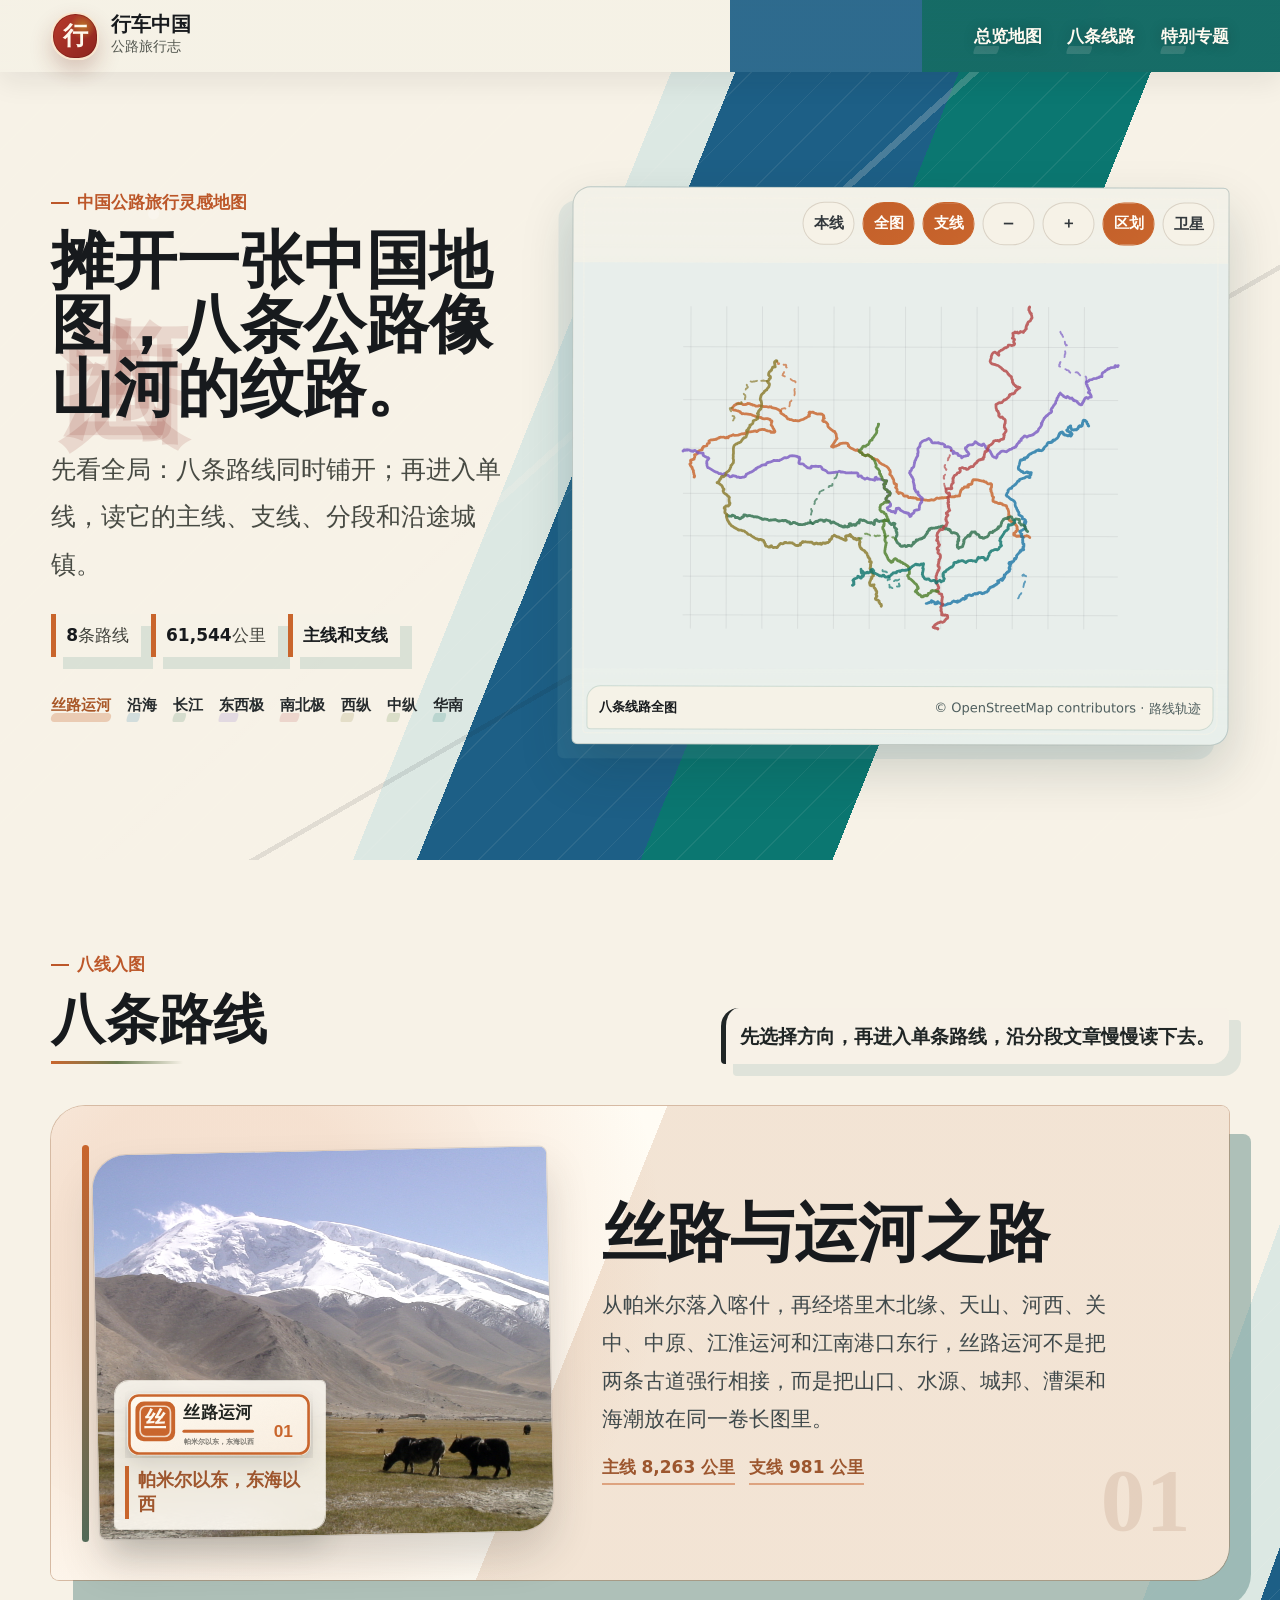
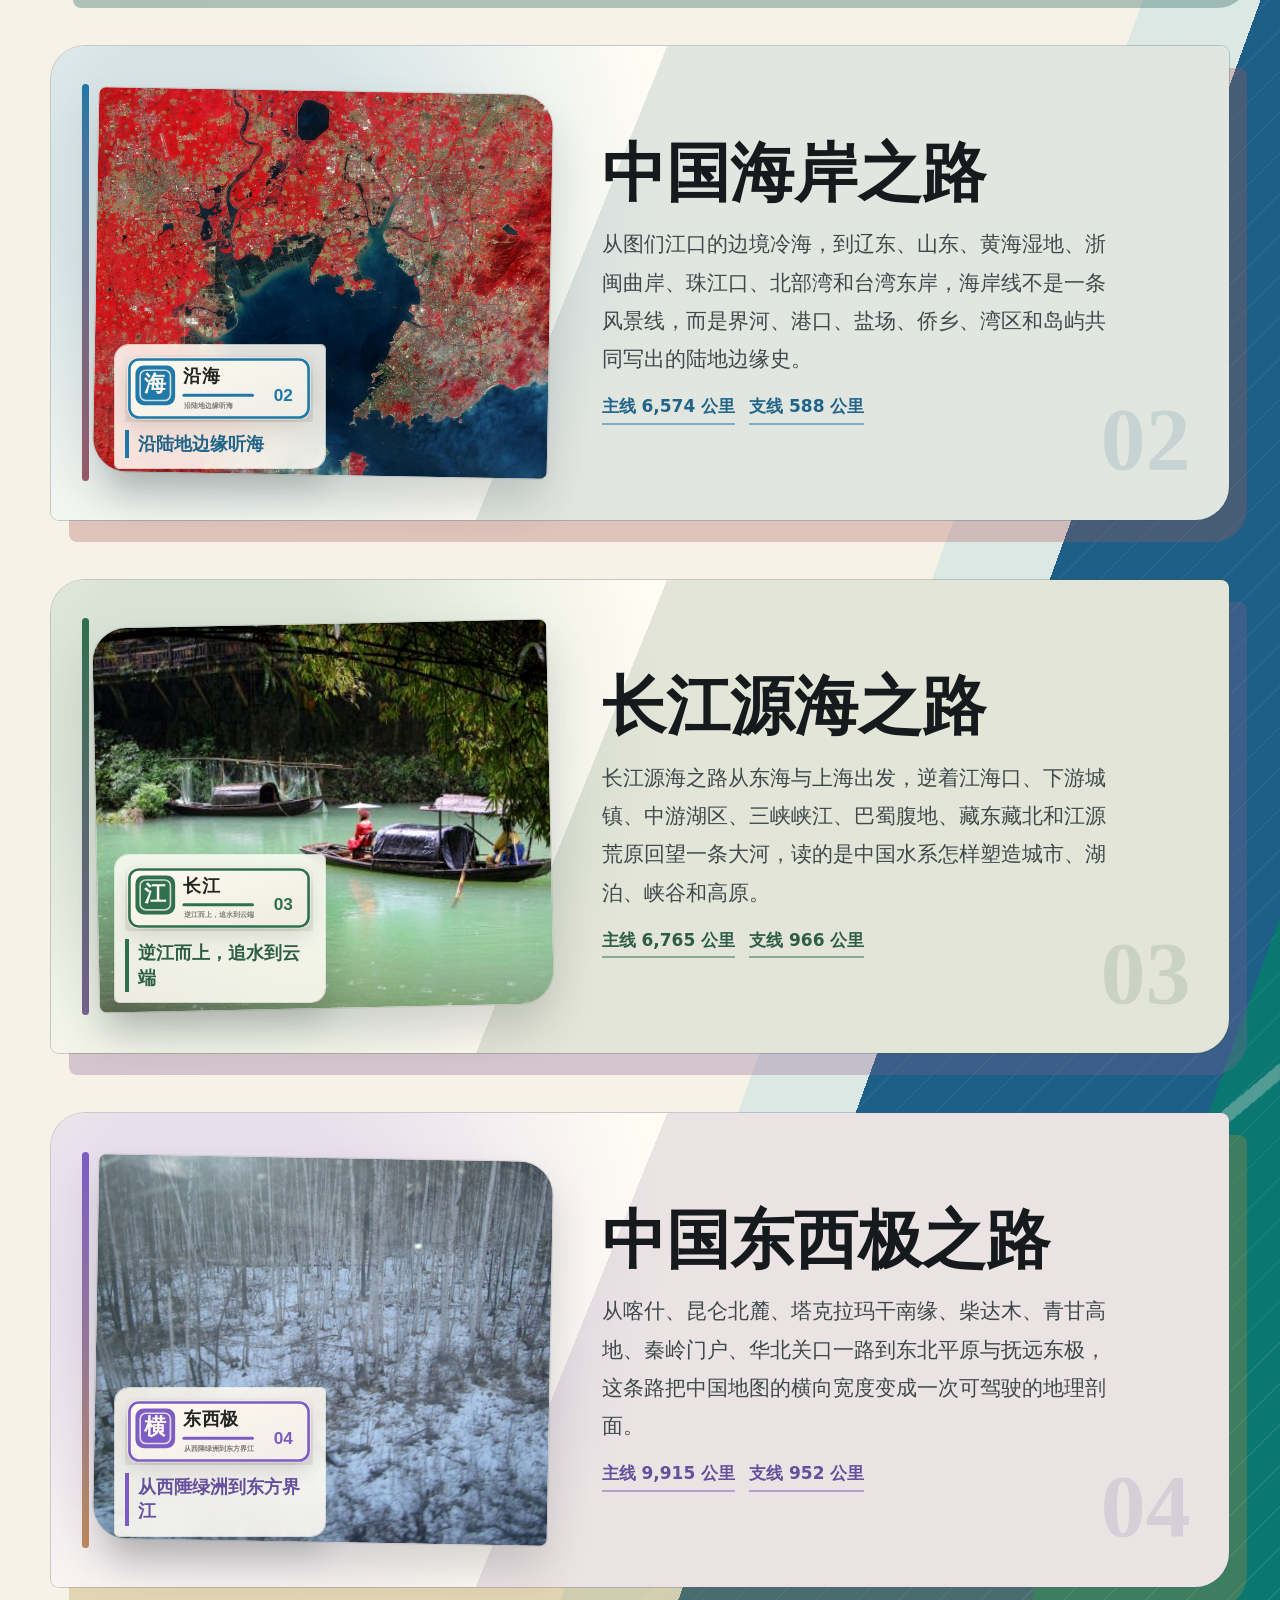
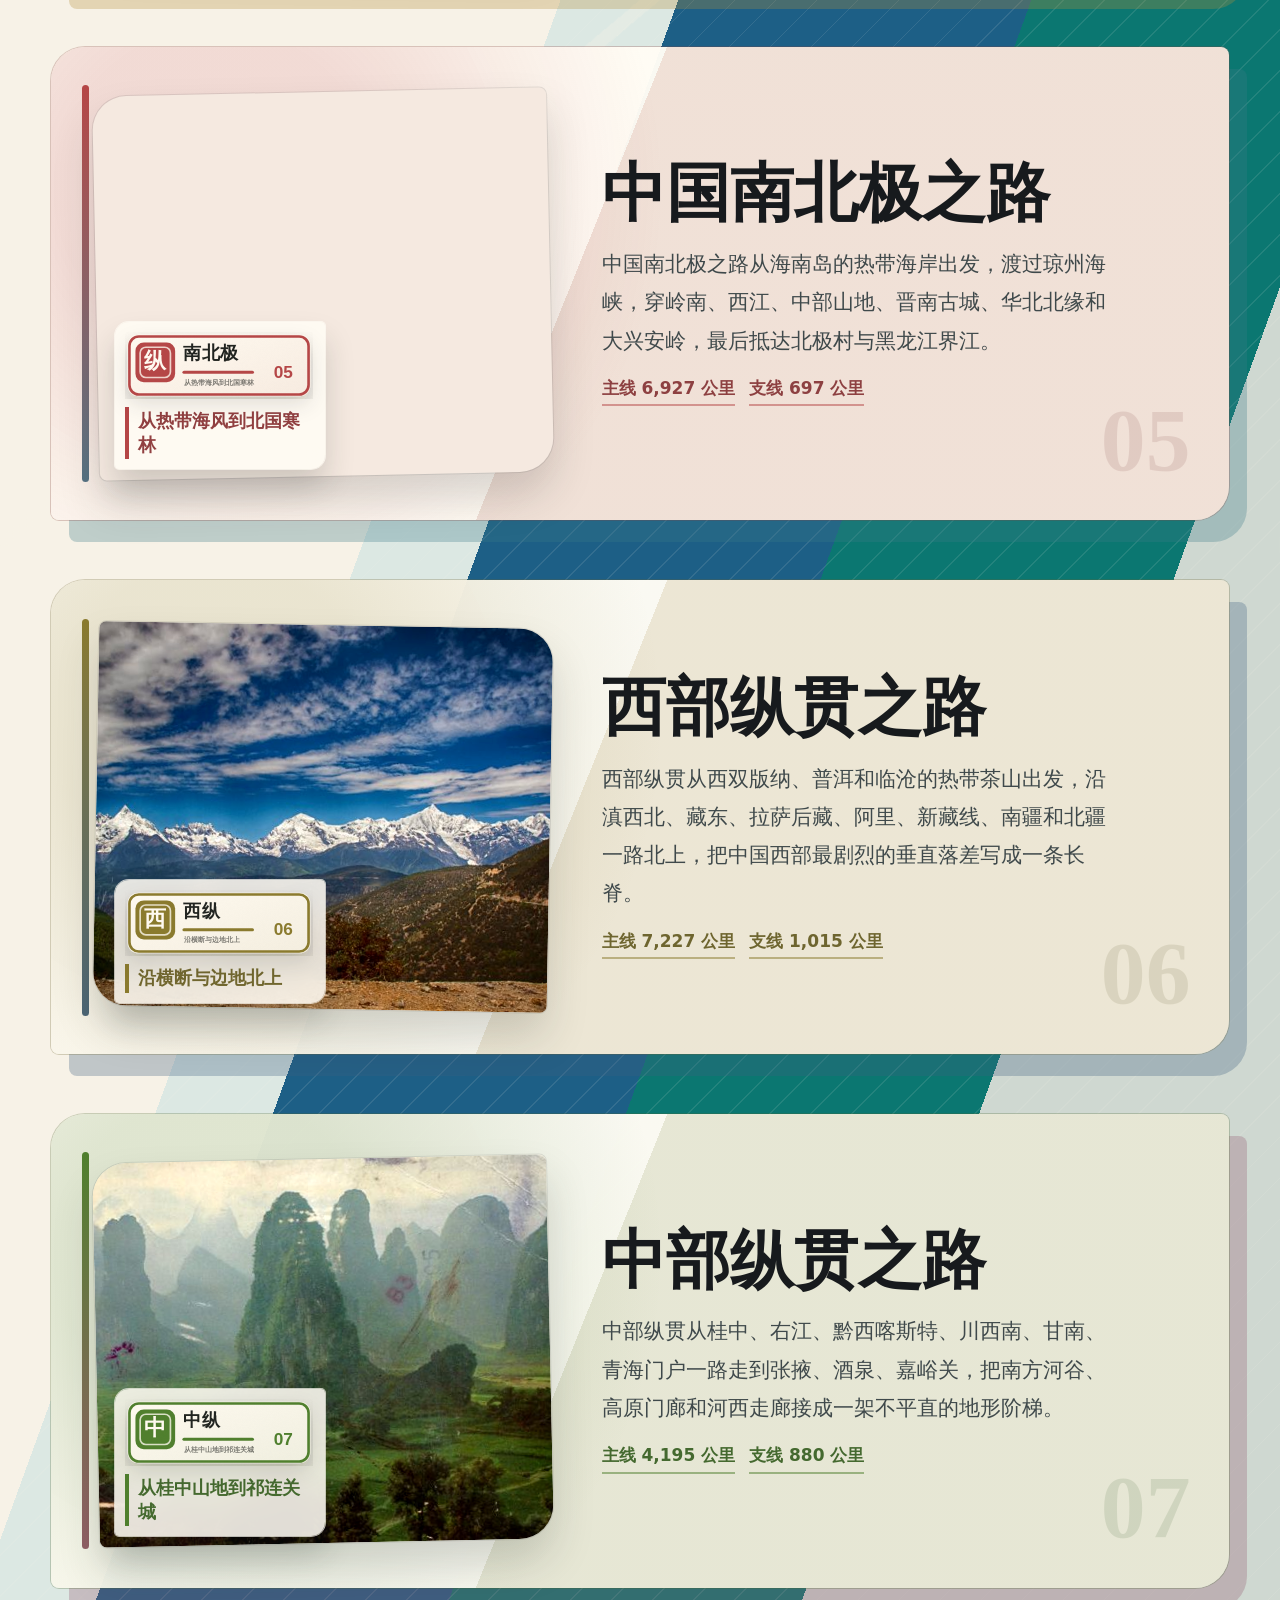
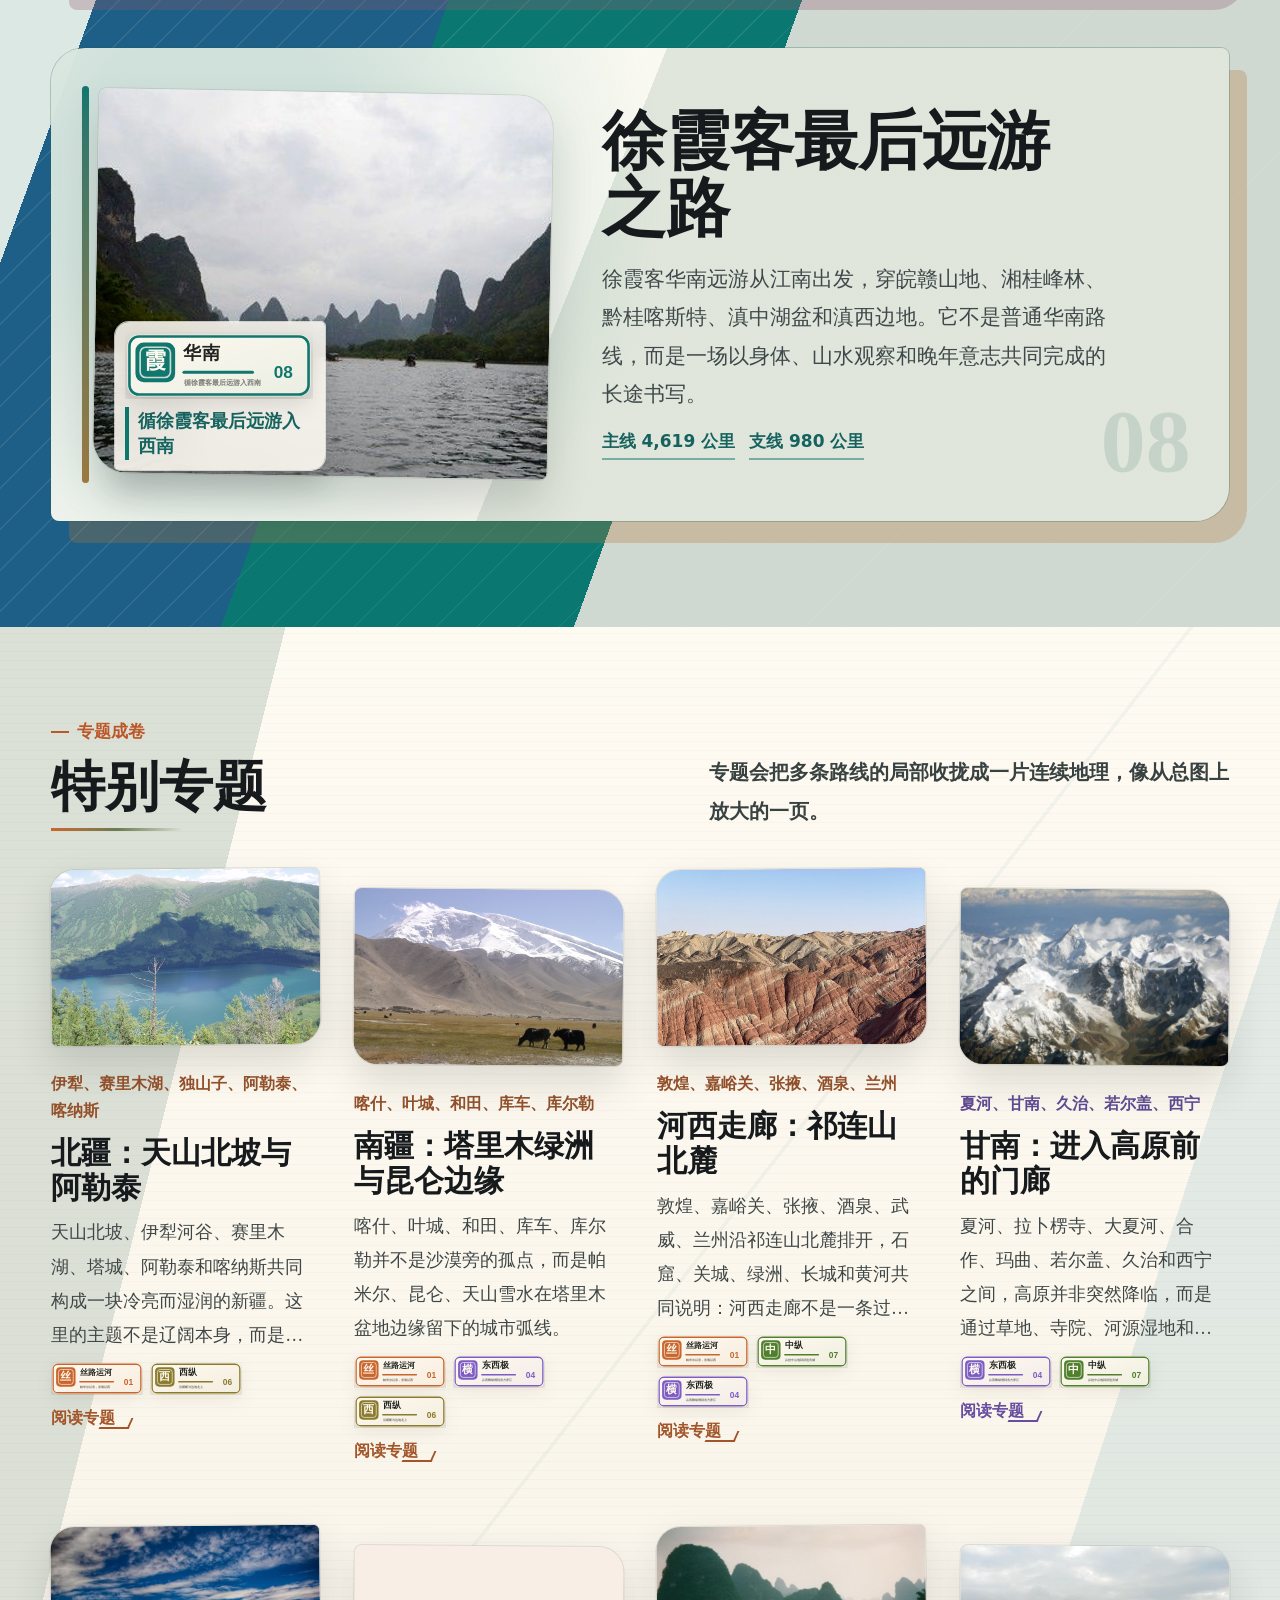
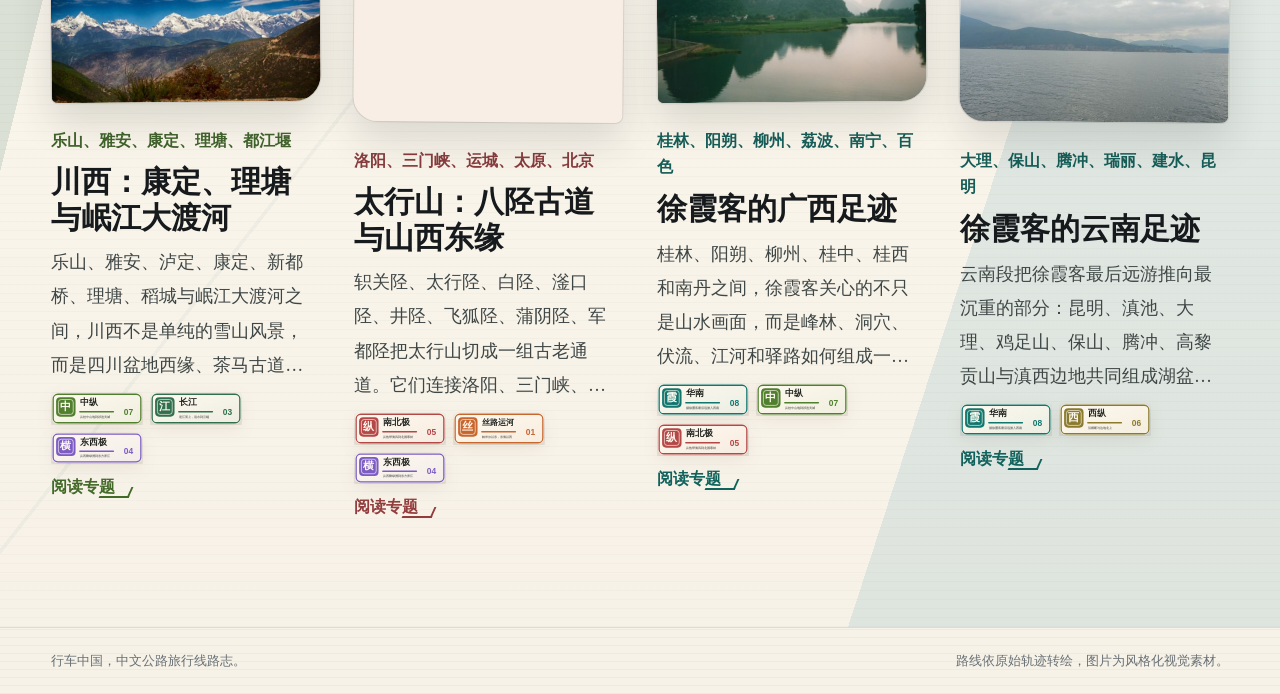
<file: index.html>
<!doctype html>
<html lang="zh-CN">
  <head>
    <meta charset="utf-8">
    <meta name="viewport" content="width=device-width, initial-scale=1">
    <title>行车中国 | 中国公路旅行线路</title>
    <meta
      name="description"
      content="行车中国是一份中文公路旅行灵感地图，收录八条中国主题路线及其主线、支线。"
    >
    <link rel="stylesheet" href="styles.css?v=20260620-map-mobile">
  </head>
  <body>
    <header class="site-header">
      <a class="brand" href="#top" aria-label="行车中国首页">
        <span class="brand-mark">行</span>
        <span>
          <strong>行车中国</strong>
          <small>公路旅行志</small>
        </span>
      </a>
      <nav class="main-nav" aria-label="主导航">
        <a href="#top">总览地图</a>
        <a href="#routes">八条线路</a>
        <a href="#topics">特别专题</a>
      </nav>
    </header>

    <main id="top">
      <section class="atlas">
        <div class="atlas-copy">
          <p class="eyebrow">中国公路旅行灵感地图</p>
          <h1>摊开一张中国地图，八条公路像山河的纹路。</h1>
          <p class="lede">
            先看全局：八条路线同时铺开；再进入单线，读它的主线、支线、分段和沿途城镇。
          </p>
          <div class="stats-strip" aria-label="路线统计">
            <span><strong id="routeCount">8</strong> 条路线</span>
            <span><strong id="totalDistance">-</strong> 公里</span>
            <span><strong>主线和支线</strong></span>
          </div>
          <div class="route-pills" id="routePills" aria-label="路线选择"></div>
        </div>

        <div class="map-panel atlas-map-panel" aria-label="八条路线地图总览">
          <div class="map-toolbar" aria-label="地图视图">
            <button class="tool-button" id="fitSelected" type="button" title="查看当前线路">本线</button>
            <button class="tool-button is-active" id="fitAll" type="button" title="查看全部线路">全图</button>
            <button class="tool-button is-active" id="toggleBranch" type="button" title="显示或隐藏支线">支线</button>
            <button class="tool-button" id="mapZoomOut" type="button" title="缩小地图">−</button>
            <button class="tool-button" id="mapZoomIn" type="button" title="放大地图">＋</button>
            <button class="tool-button is-active" id="basemapAdmin" type="button" title="显示行政区划图">区划</button>
            <button class="tool-button" id="basemapSatellite" type="button" title="显示卫星图">卫星</button>
          </div>
          <svg id="routeMap" role="img" aria-label="八条中国公路旅行线路图" viewBox="0 0 1000 620"></svg>
          <div class="map-caption">
            <span id="mapCaption">八条线路全图</span>
            <span id="mapAttribution">路线轨迹</span>
          </div>
        </div>
      </section>

      <section class="route-board" id="routes">
        <div class="section-heading">
          <div>
            <p class="eyebrow">八线入图</p>
            <h2>八条路线</h2>
          </div>
          <p class="section-intro">先选择方向，再进入单条路线，沿分段文章慢慢读下去。</p>
        </div>
        <div class="route-grid" id="routeCards"></div>
      </section>

      <section class="topic-section" id="topics">
        <div class="section-heading">
          <div>
            <p class="eyebrow">专题成卷</p>
            <h2>特别专题</h2>
          </div>
          <p class="section-intro">专题会把多条路线的局部收拢成一片连续地理，像从总图上放大的一页。</p>
        </div>
        <div class="topic-grid" id="specialTopics"></div>
      </section>
    </main>

    <footer class="site-footer">
      <span>行车中国，中文公路旅行线路志。</span>
      <span>路线依原始轨迹转绘，图片为风格化视觉素材。</span>
    </footer>

    <script src="app.js?v=20260620-map-mobile" type="module"></script>
  </body>
</html>
</file>
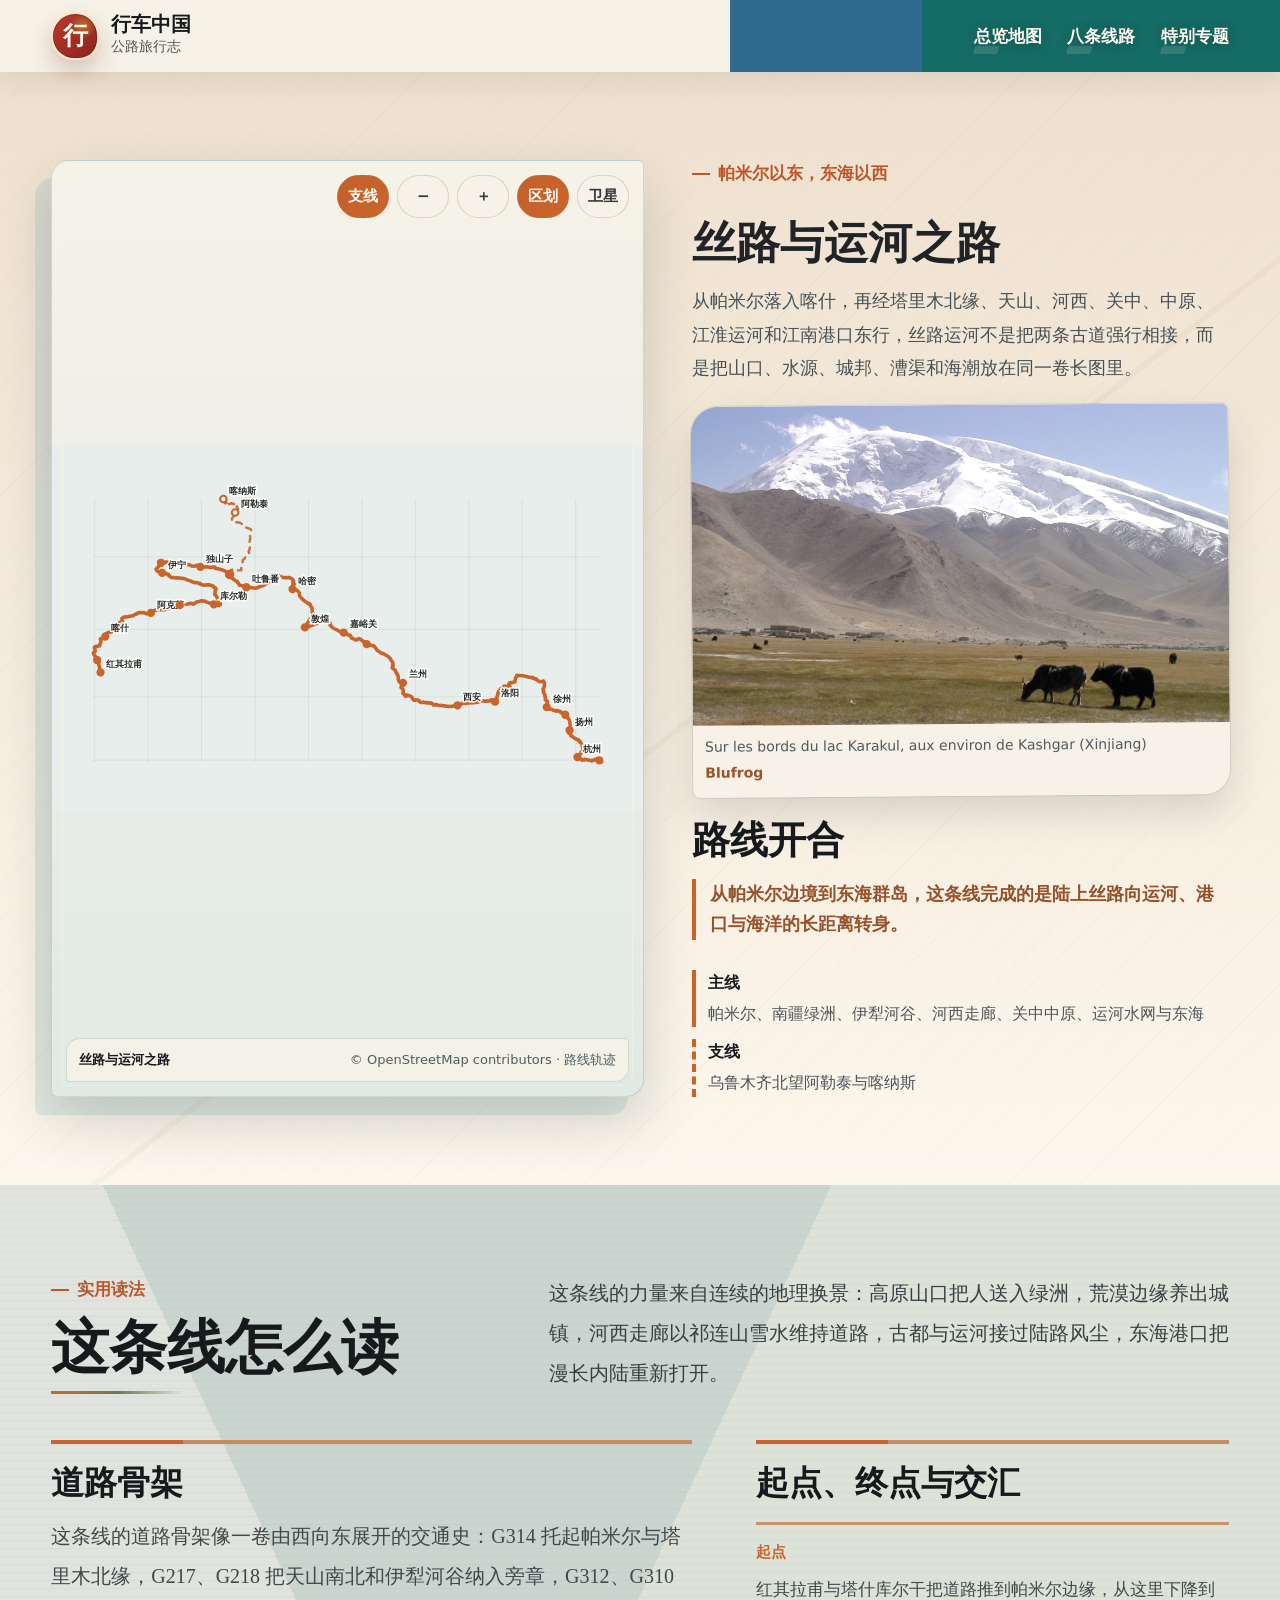
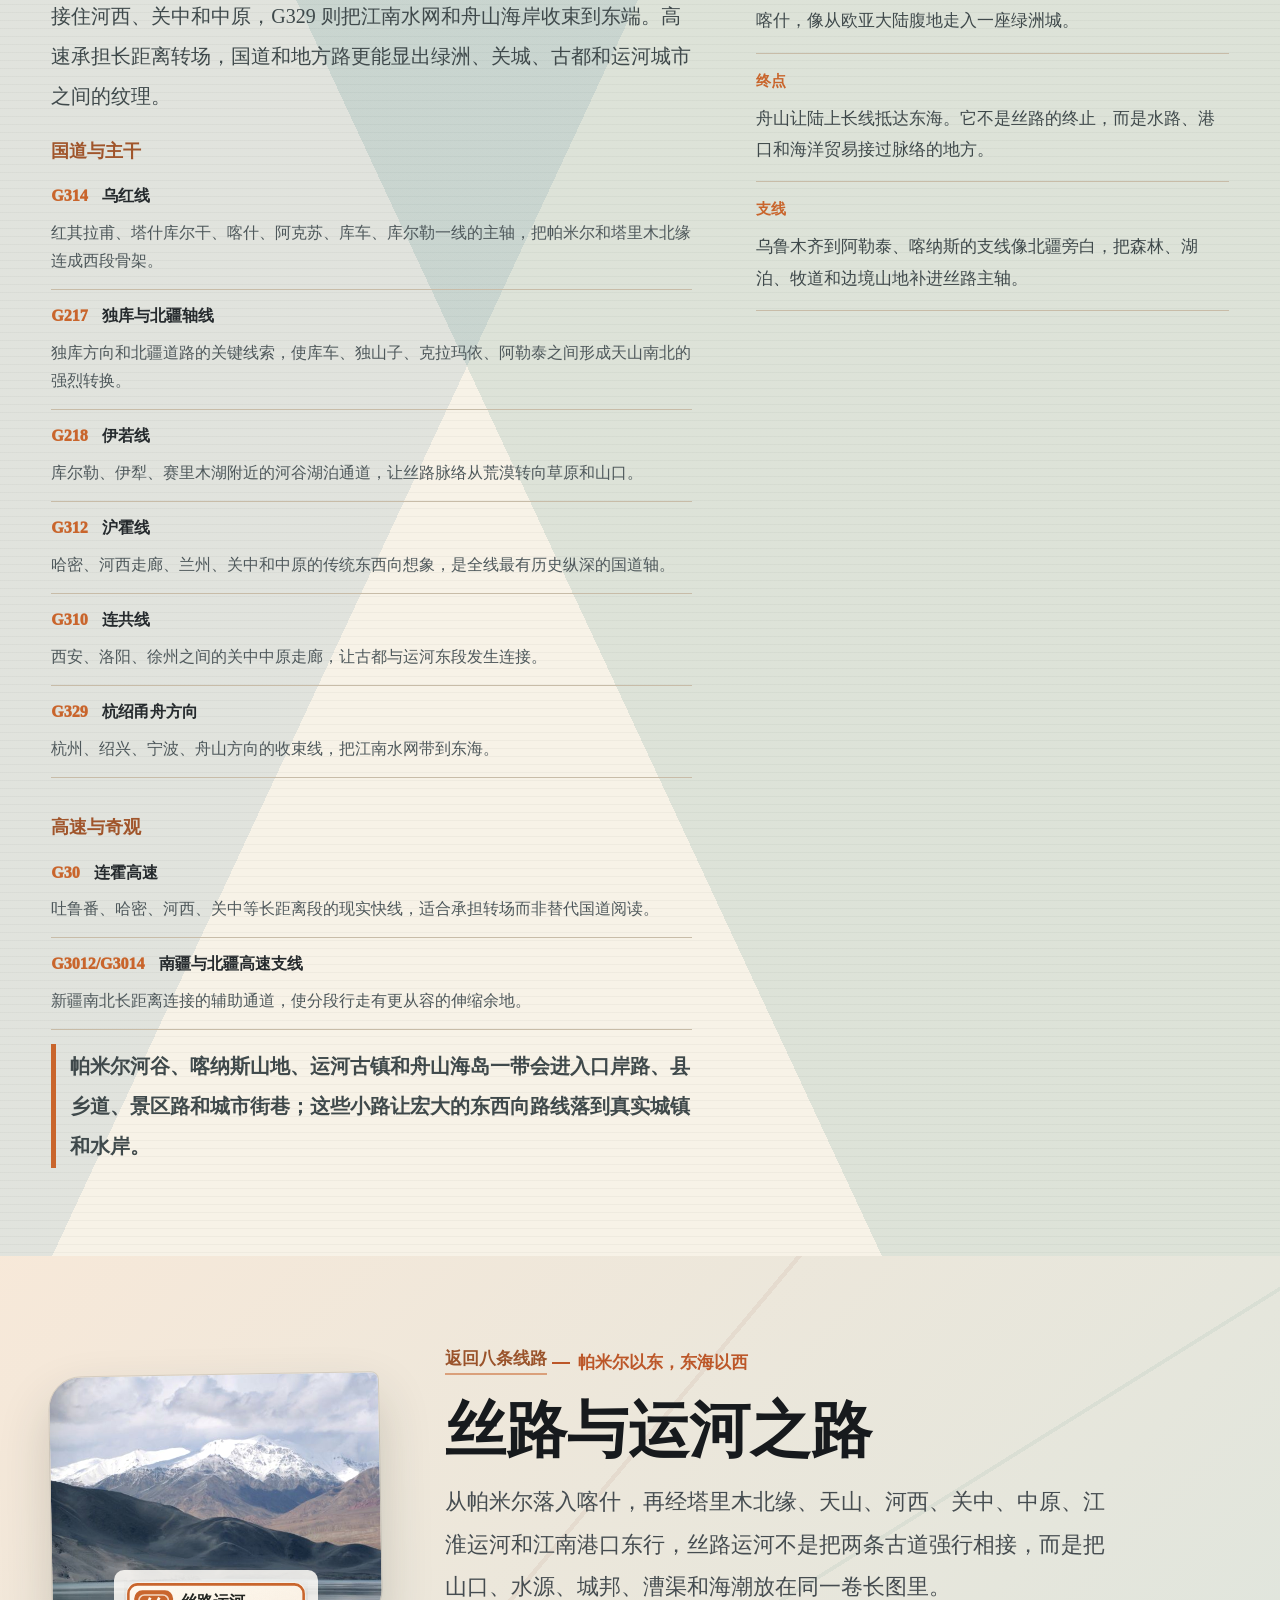
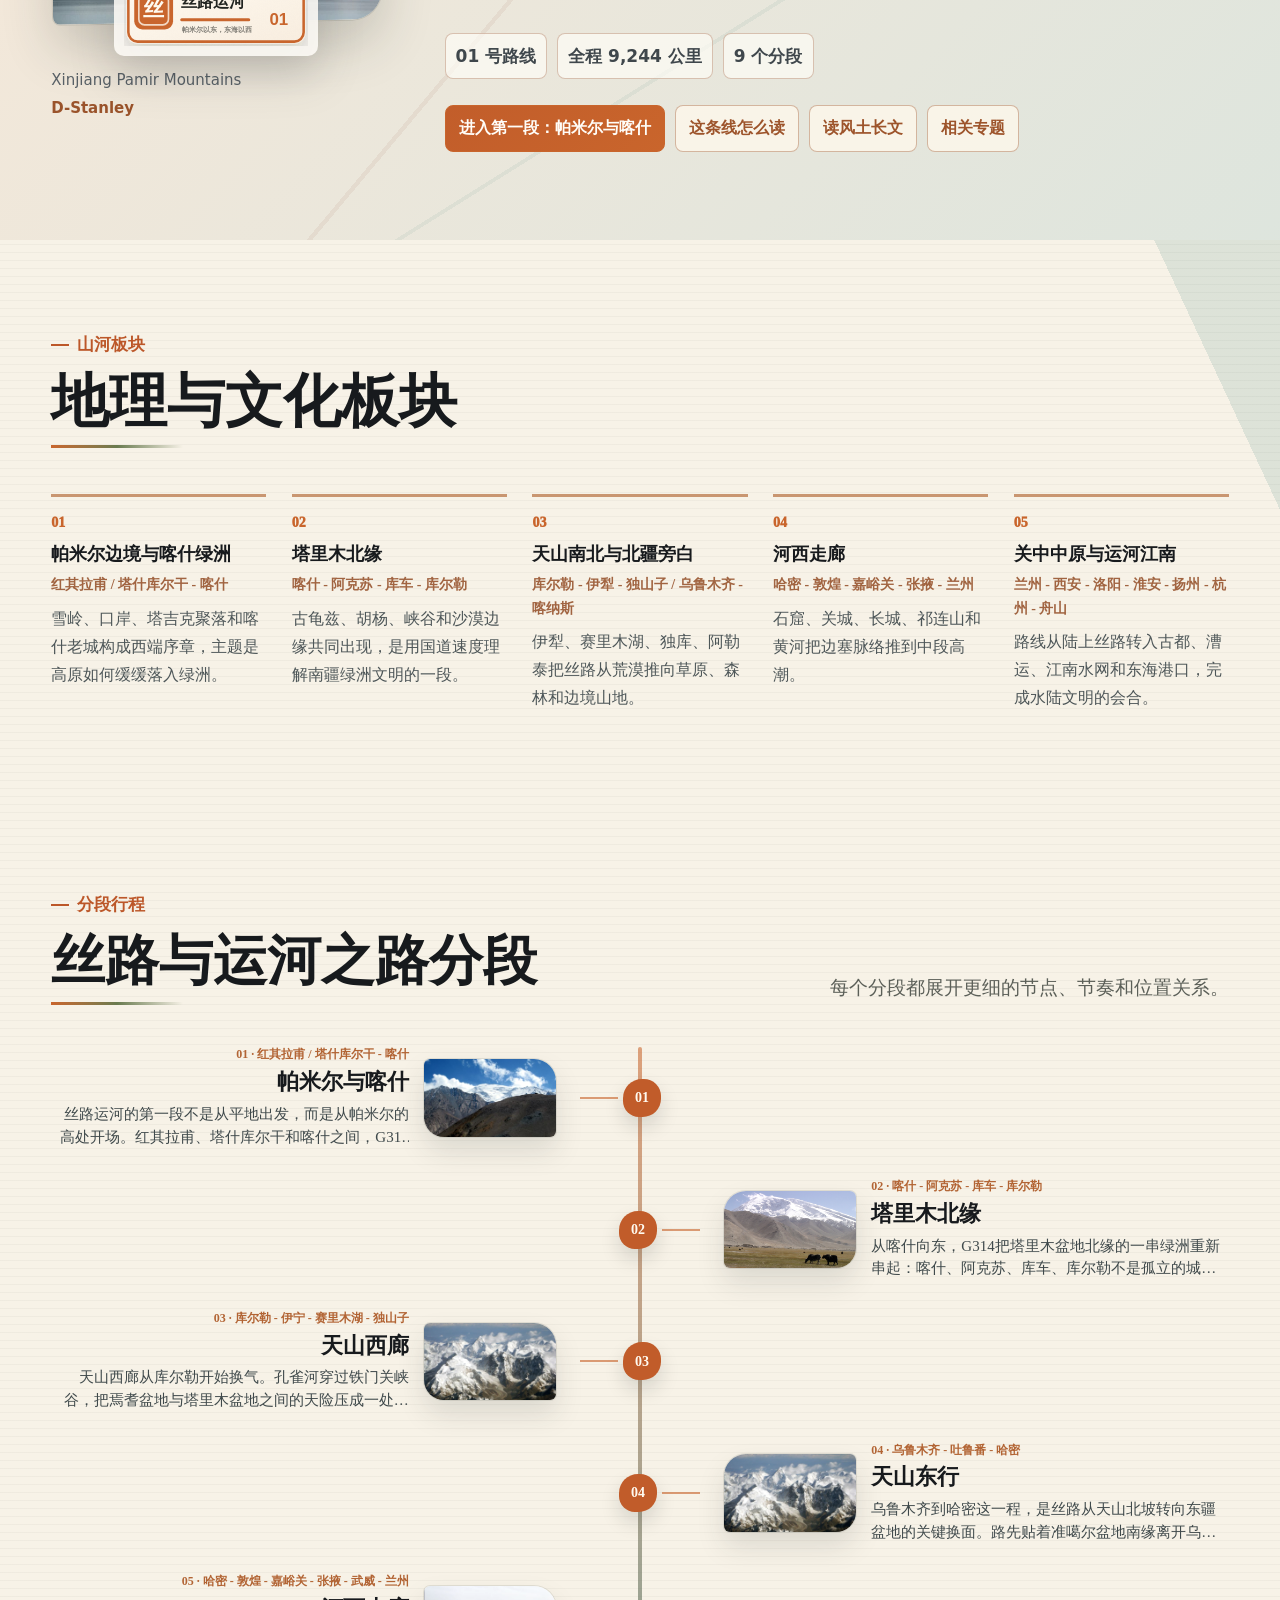
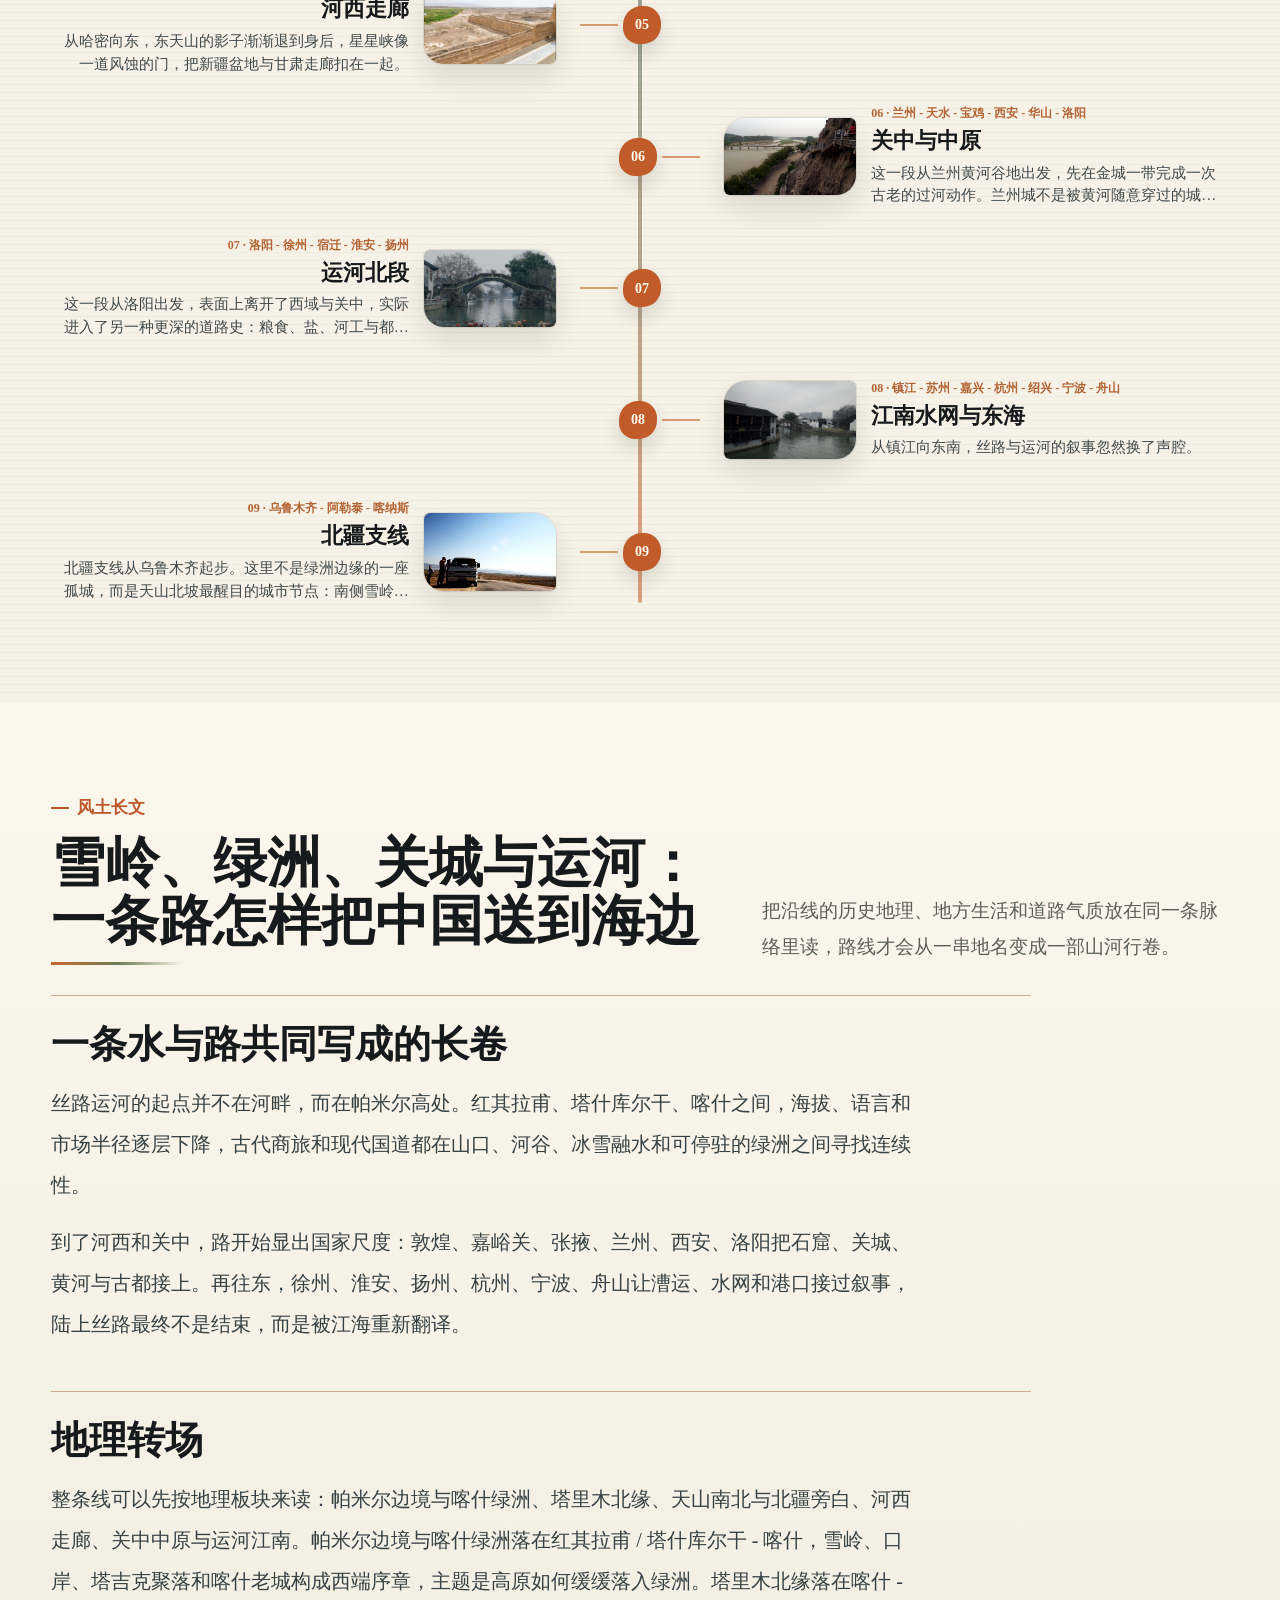
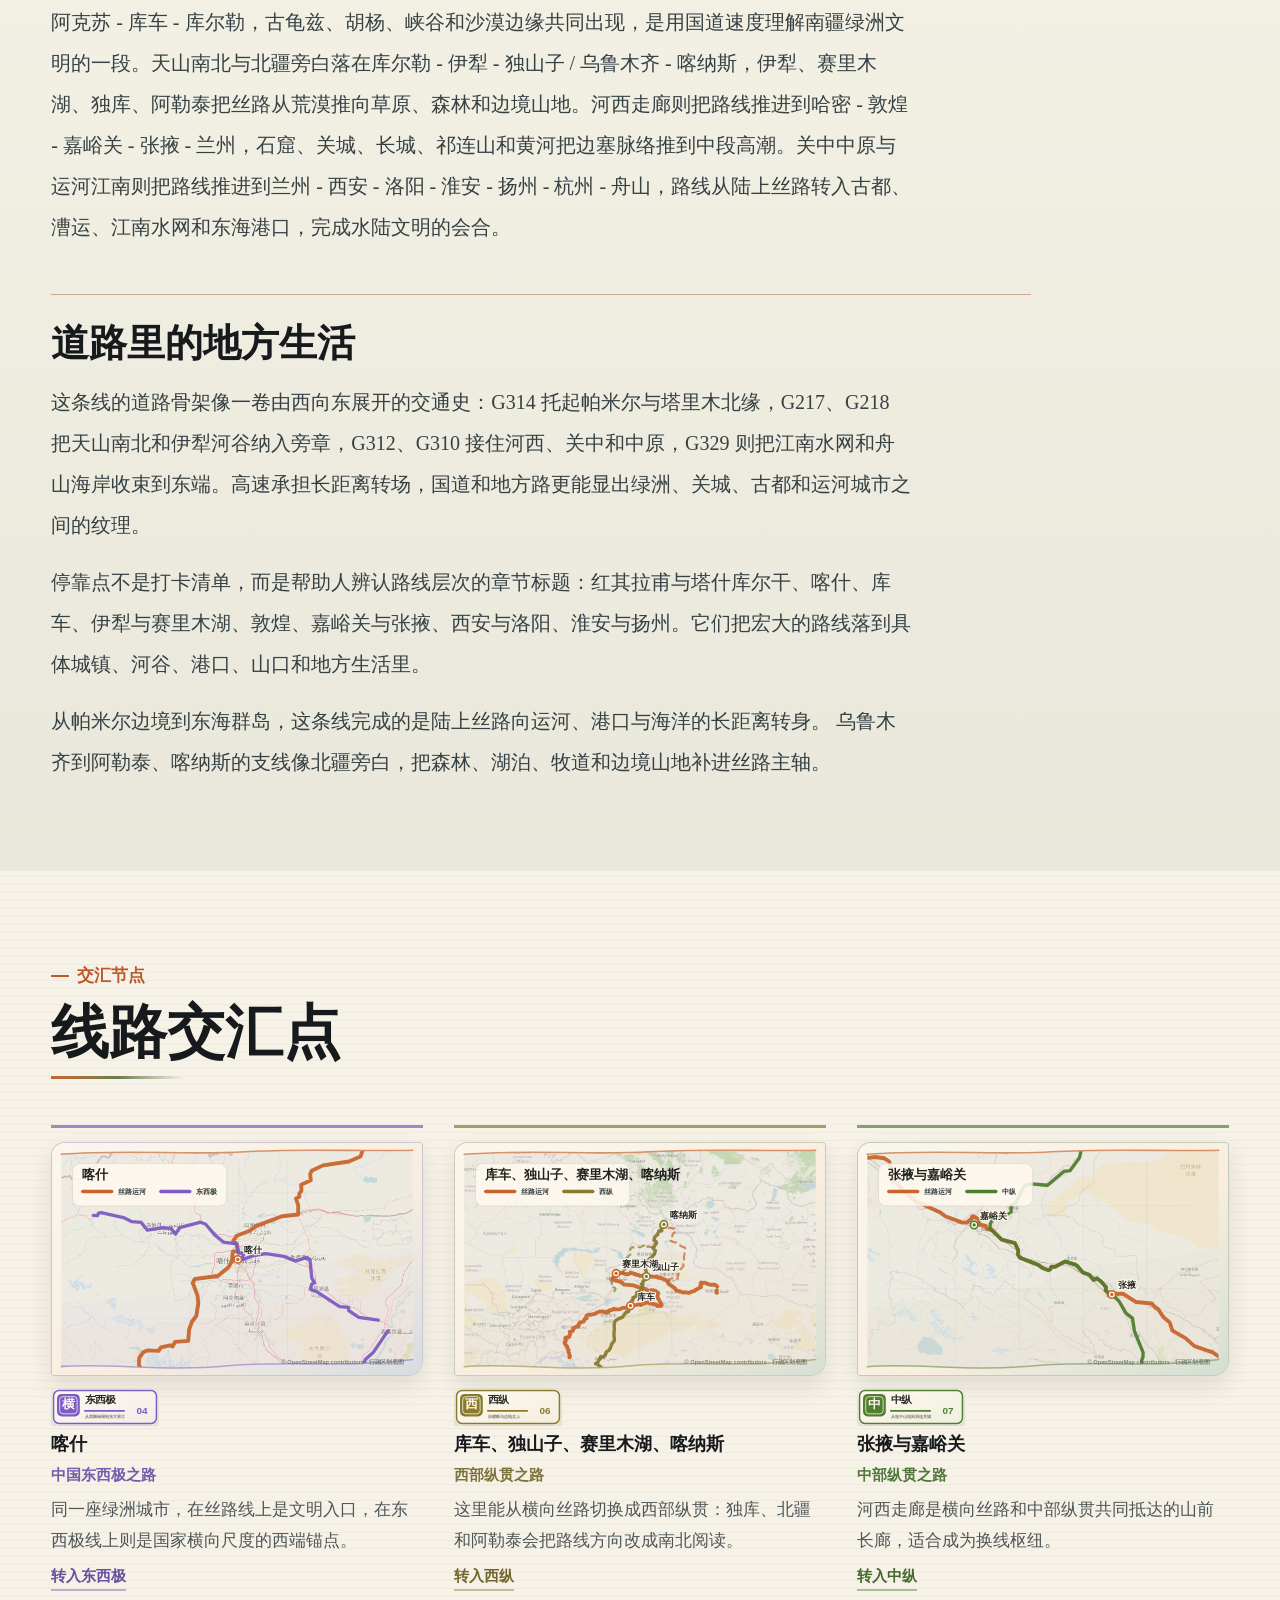
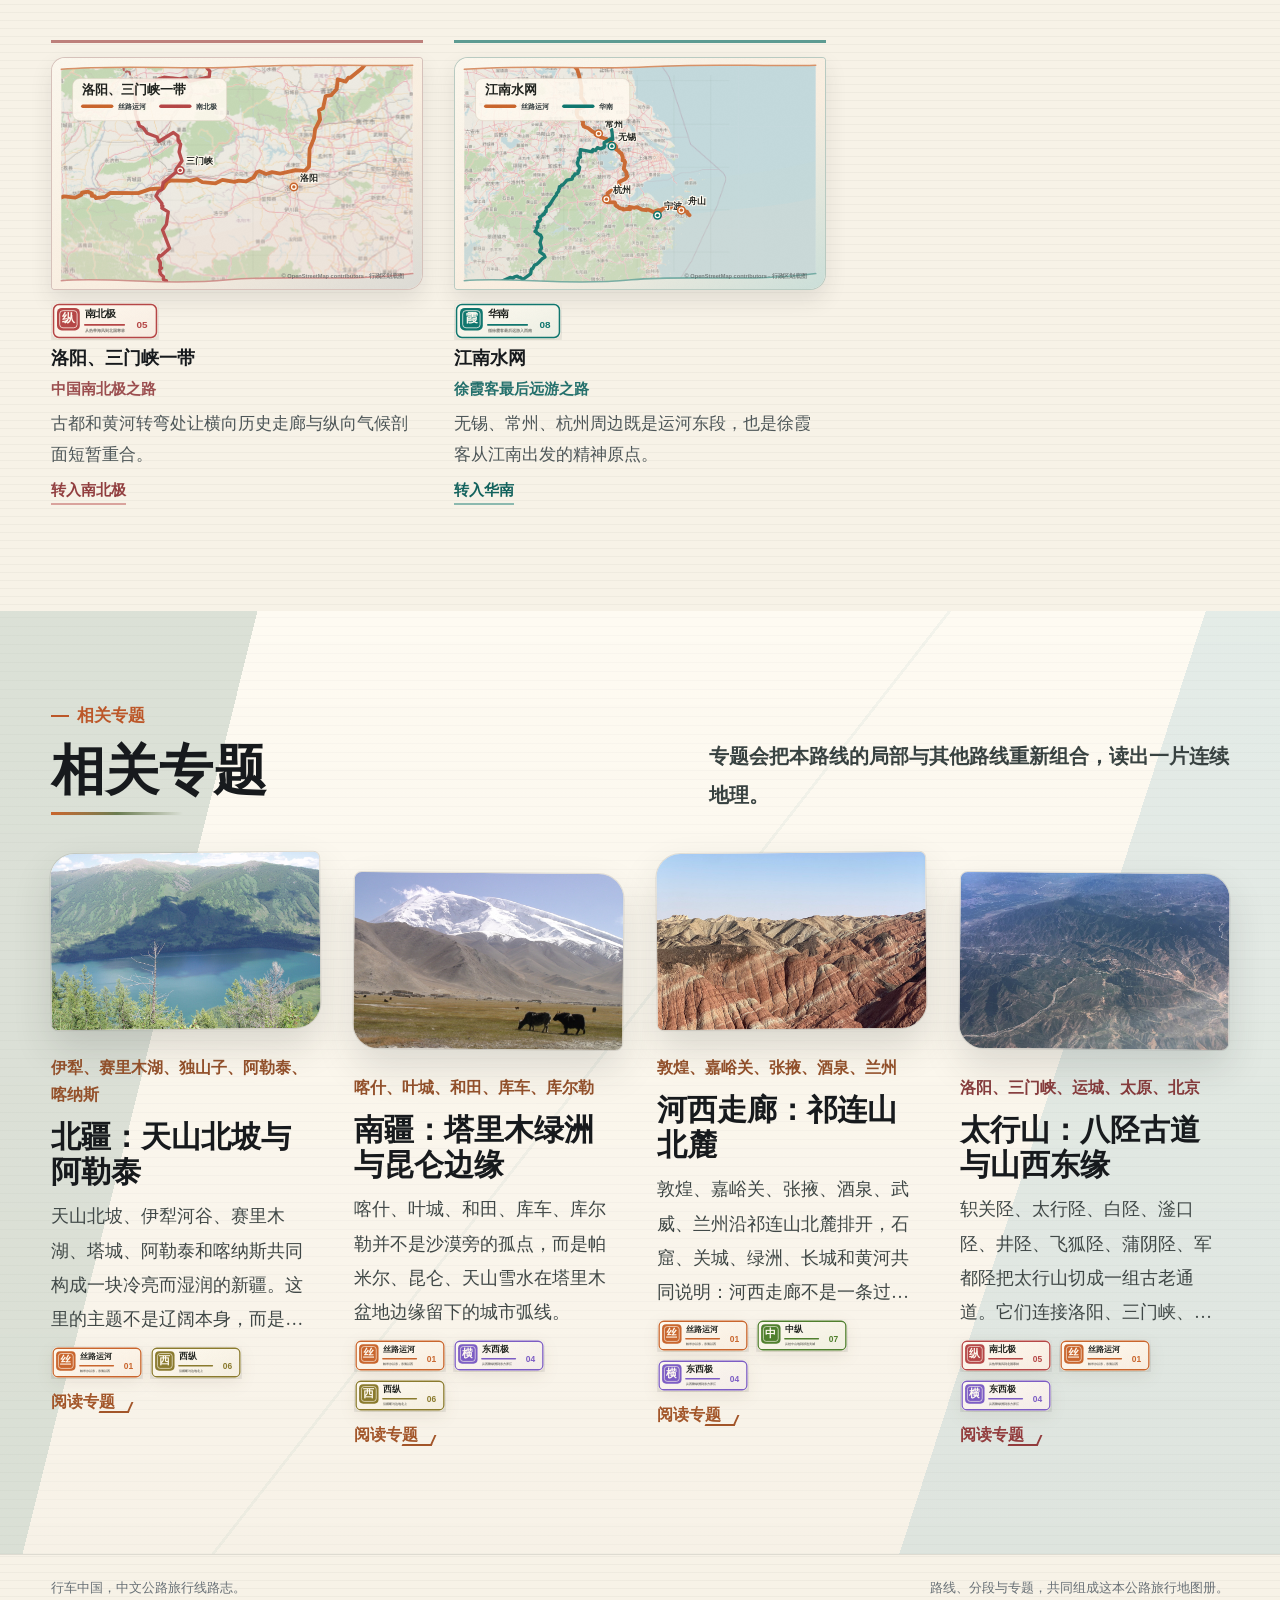
<file: route.html>
<!doctype html>
<html lang="zh-CN">
  <head>
    <meta charset="utf-8">
    <meta name="viewport" content="width=device-width, initial-scale=1">
    <title>路线主页 | 行车中国</title>
    <meta
      name="description"
      content="行车中国单条路线文章，展示路线地图、道路骨架、地理板块、分段入口和相关专题。"
    >
    <link rel="stylesheet" href="styles.css?v=20260620-map-mobile">
  </head>
  <body>
    <header class="site-header">
      <a class="brand" href="index.html#top" aria-label="行车中国首页">
        <span class="brand-mark">行</span>
        <span>
          <strong>行车中国</strong>
          <small>公路旅行志</small>
        </span>
      </a>
      <nav class="main-nav" aria-label="主导航">
        <a href="index.html#top">总览地图</a>
        <a href="index.html#routes">八条线路</a>
        <a href="index.html#topics">特别专题</a>
      </nav>
    </header>

    <main class="route-page">
      <section class="route-map-section" aria-label="路线地图">
        <div class="route-map-shell">
          <div class="map-panel route-map-panel">
            <div class="map-toolbar" aria-label="地图视图">
              <button class="tool-button is-active" id="routeToggleBranch" type="button" title="显示或隐藏支线">支线</button>
              <button class="tool-button" id="routeMapZoomOut" type="button" title="缩小地图">−</button>
              <button class="tool-button" id="routeMapZoomIn" type="button" title="放大地图">＋</button>
              <button class="tool-button is-active" id="routeBasemapAdmin" type="button" title="显示行政区划图">区划</button>
              <button class="tool-button" id="routeBasemapSatellite" type="button" title="显示卫星图">卫星</button>
            </div>
            <svg id="routeDetailMap" role="img" aria-label="当前路线地图" viewBox="0 0 1000 620"></svg>
            <div class="map-caption">
              <span id="routeMapCaption"></span>
              <span id="routeMapAttribution"></span>
            </div>
          </div>
          <aside class="route-map-summary">
            <p class="eyebrow" id="routeMapKicker">路线地图</p>
            <h1 id="routeMapTitle">路线地图</h1>
            <p class="section-intro" id="routeMapDeck"></p>
            <figure class="map-summary-photo">
              <img id="routeMapPhoto" alt="">
              <figcaption>
                <span id="routeMapPhotoCaption"></span>
                <a id="routeMapPhotoCredit" href="#" rel="noreferrer" target="_blank"></a>
              </figcaption>
            </figure>
            <h2>路线开合</h2>
            <p id="terminalArc"></p>
            <dl class="line-list">
              <div>
                <dt>主线</dt>
                <dd id="mainLabel"></dd>
              </div>
              <div>
                <dt>支线</dt>
                <dd id="branchLabel"></dd>
              </div>
            </dl>
          </aside>
        </div>
      </section>

      <section class="route-overview-section" id="routeReading">
        <div class="section-heading">
          <div>
            <p class="eyebrow">实用读法</p>
            <h2>这条线怎么读</h2>
          </div>
          <p class="section-intro" id="routeOverview"></p>
        </div>
        <div class="route-anatomy-grid">
          <article>
            <h3>道路骨架</h3>
            <p id="roadSpineSummary"></p>
            <div class="road-spine-groups compact">
              <div>
                <h4>国道与主干</h4>
                <div class="road-chip-grid" id="primaryRoads"></div>
              </div>
              <div>
                <h4>高速与奇观</h4>
                <div class="road-chip-grid" id="expresswayRoads"></div>
              </div>
            </div>
            <p class="road-note" id="localRoadNote"></p>
          </article>
          <article>
            <h3>起点、终点与交汇</h3>
            <div class="terminal-grid vertical">
              <div>
                <span>起点</span>
                <p id="terminalStart"></p>
              </div>
              <div>
                <span>终点</span>
                <p id="terminalEnd"></p>
              </div>
              <div>
                <span>支线</span>
                <p id="terminalBranch"></p>
              </div>
            </div>
          </article>
        </div>
      </section>

      <section class="route-hero">
        <figure class="route-home-logo">
          <img class="route-hero-photo-image" id="routeHeroPhoto" alt="">
          <img class="route-logo-mark" id="routeLogo" alt="">
          <figcaption class="route-photo-credit">
            <span id="routeHeroPhotoCaption"></span>
            <a id="routeHeroPhotoCredit" href="#" rel="noreferrer" target="_blank"></a>
          </figcaption>
        </figure>
        <div class="route-home-copy">
          <a class="back-link" href="index.html#routes">返回八条线路</a>
          <p class="eyebrow" id="routeKicker">路线主页</p>
          <h2 id="routeTitle">路线主页</h2>
          <p class="lede" id="routeDeck"></p>
          <div class="route-home-meta" id="routeMeta" aria-label="路线基本信息"></div>
          <div class="route-home-actions">
            <a class="route-action is-primary" id="firstSectionLink" href="#">进入第一段</a>
            <a class="route-action" href="#routeReading">这条线怎么读</a>
            <a class="route-action" href="#routeLongread">读风土长文</a>
            <a class="route-action" href="#relatedTopics">相关专题</a>
          </div>
        </div>
      </section>

      <section class="route-block-section">
        <div class="section-heading">
          <div>
            <p class="eyebrow">山河板块</p>
            <h2>地理与文化板块</h2>
          </div>
        </div>
        <div class="geo-blocks" id="geoBlocks"></div>
      </section>

      <section class="segment-section" id="segments">
        <div class="section-heading">
          <div>
            <p class="eyebrow">分段行程</p>
            <h2 id="segmentTitle">路线分段</h2>
          </div>
          <p class="section-intro">每个分段都展开更细的节点、节奏和位置关系。</p>
        </div>
        <div class="segments" id="segmentsList"></div>
      </section>

      <section class="route-article-section" id="routeLongread">
        <div class="section-heading">
          <div>
            <p class="eyebrow">风土长文</p>
            <h2 id="routeArticleTitle">沿线风土与历史地理</h2>
          </div>
          <p class="section-intro">把沿线的历史地理、地方生活和道路气质放在同一条脉络里读，路线才会从一串地名变成一部山河行卷。</p>
        </div>
        <article class="route-article-body" id="routeArticleBody"></article>
      </section>

      <section class="route-block-section">
        <div class="section-heading">
          <div>
            <p class="eyebrow">交汇节点</p>
            <h2>线路交汇点</h2>
          </div>
        </div>
        <div class="crossing-list" id="crossingsList"></div>
      </section>

      <section class="topic-section" id="relatedTopics">
        <div class="section-heading">
          <div>
            <p class="eyebrow">相关专题</p>
            <h2>相关专题</h2>
          </div>
          <p class="section-intro">专题会把本路线的局部与其他路线重新组合，读出一片连续地理。</p>
        </div>
        <div class="topic-grid" id="relatedTopicGrid"></div>
      </section>
    </main>

    <footer class="site-footer">
      <span>行车中国，中文公路旅行线路志。</span>
      <span>路线、分段与专题，共同组成这本公路旅行地图册。</span>
    </footer>

    <script src="route.js?v=20260601-design-2" type="module"></script>
  </body>
</html>
</file>
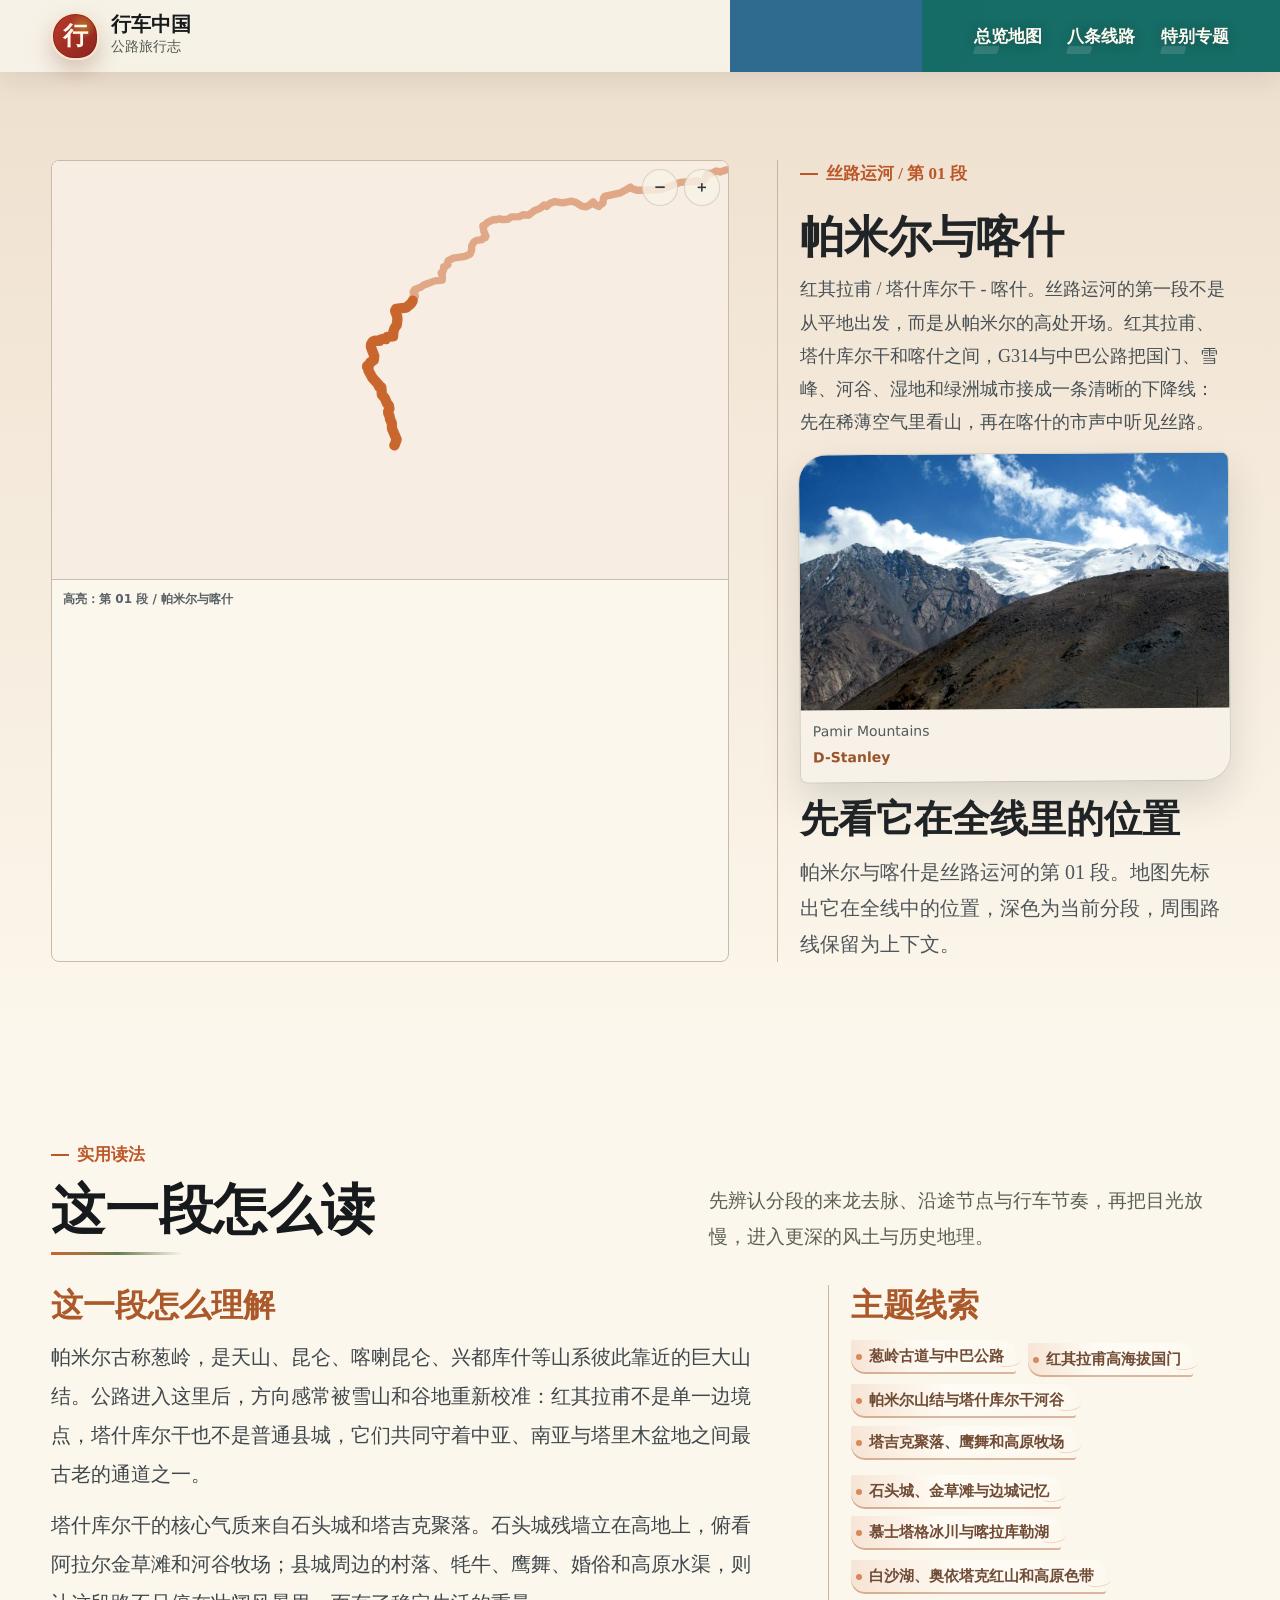
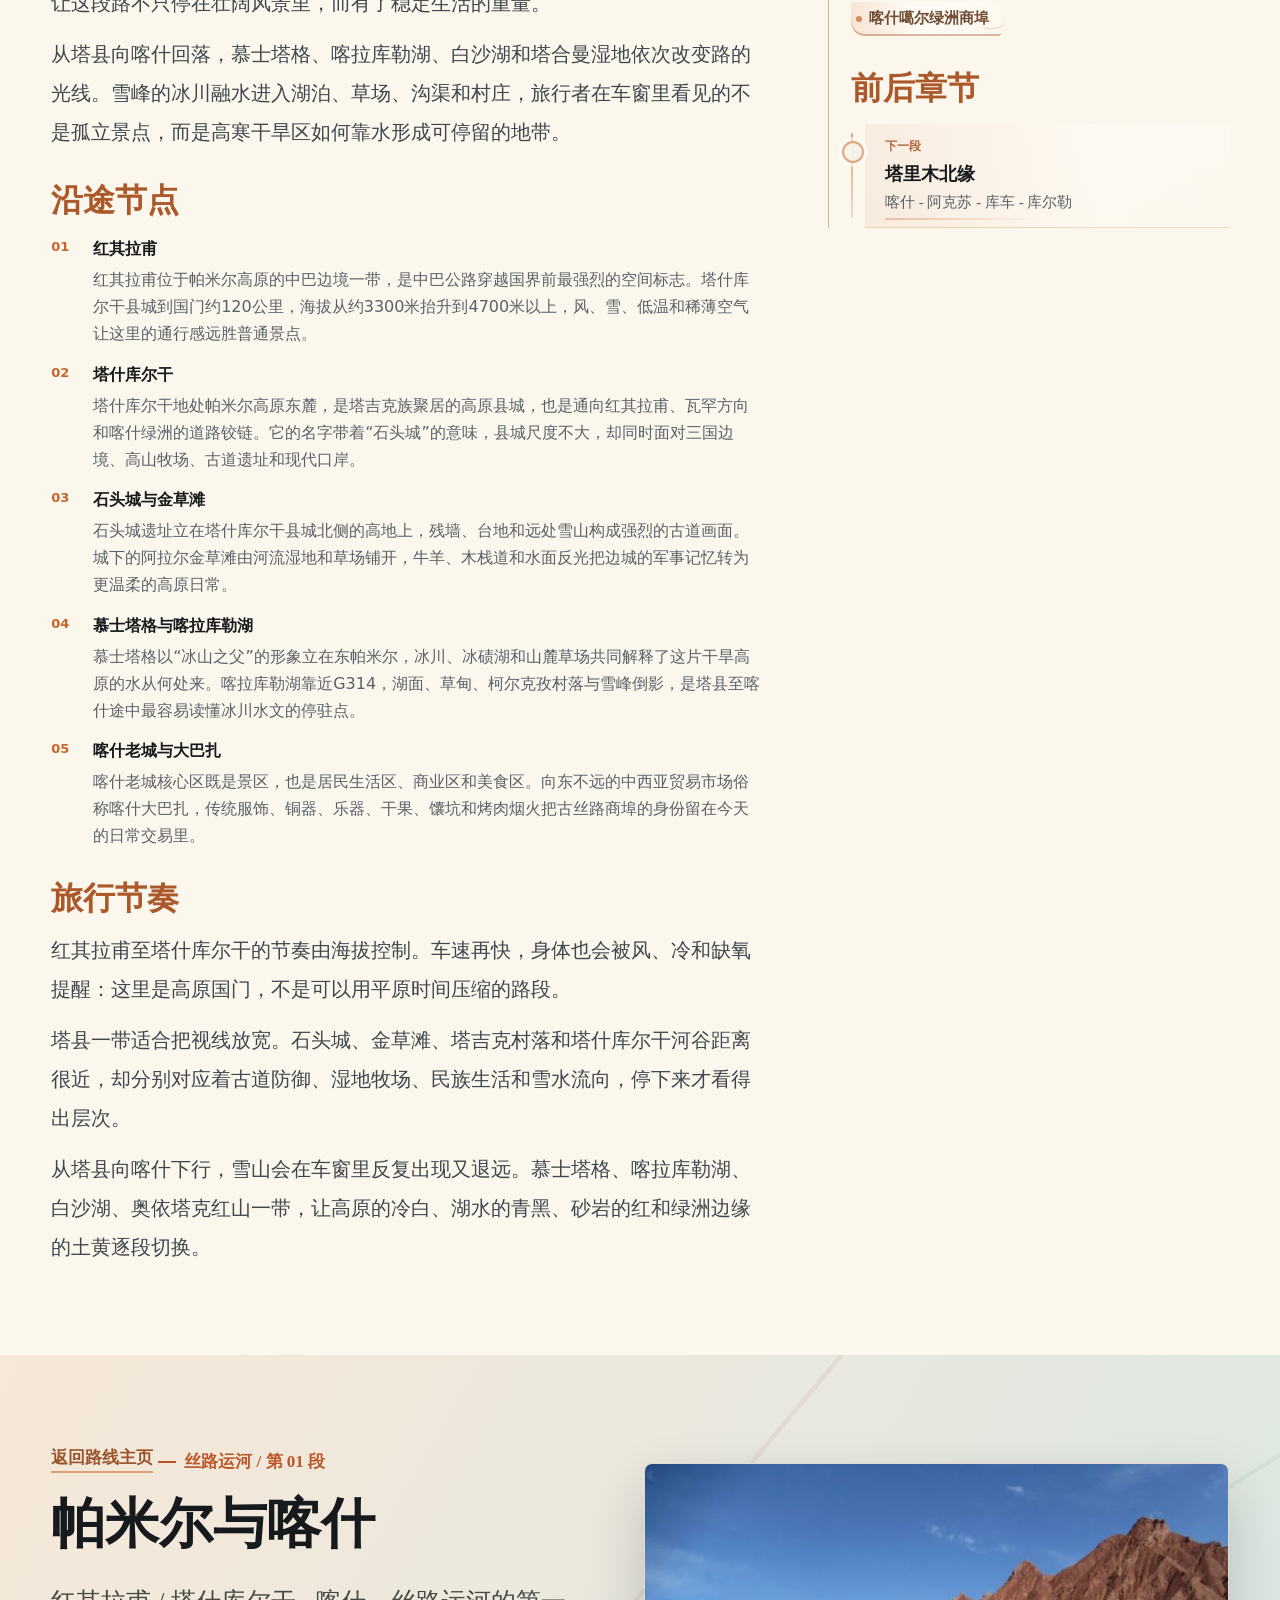
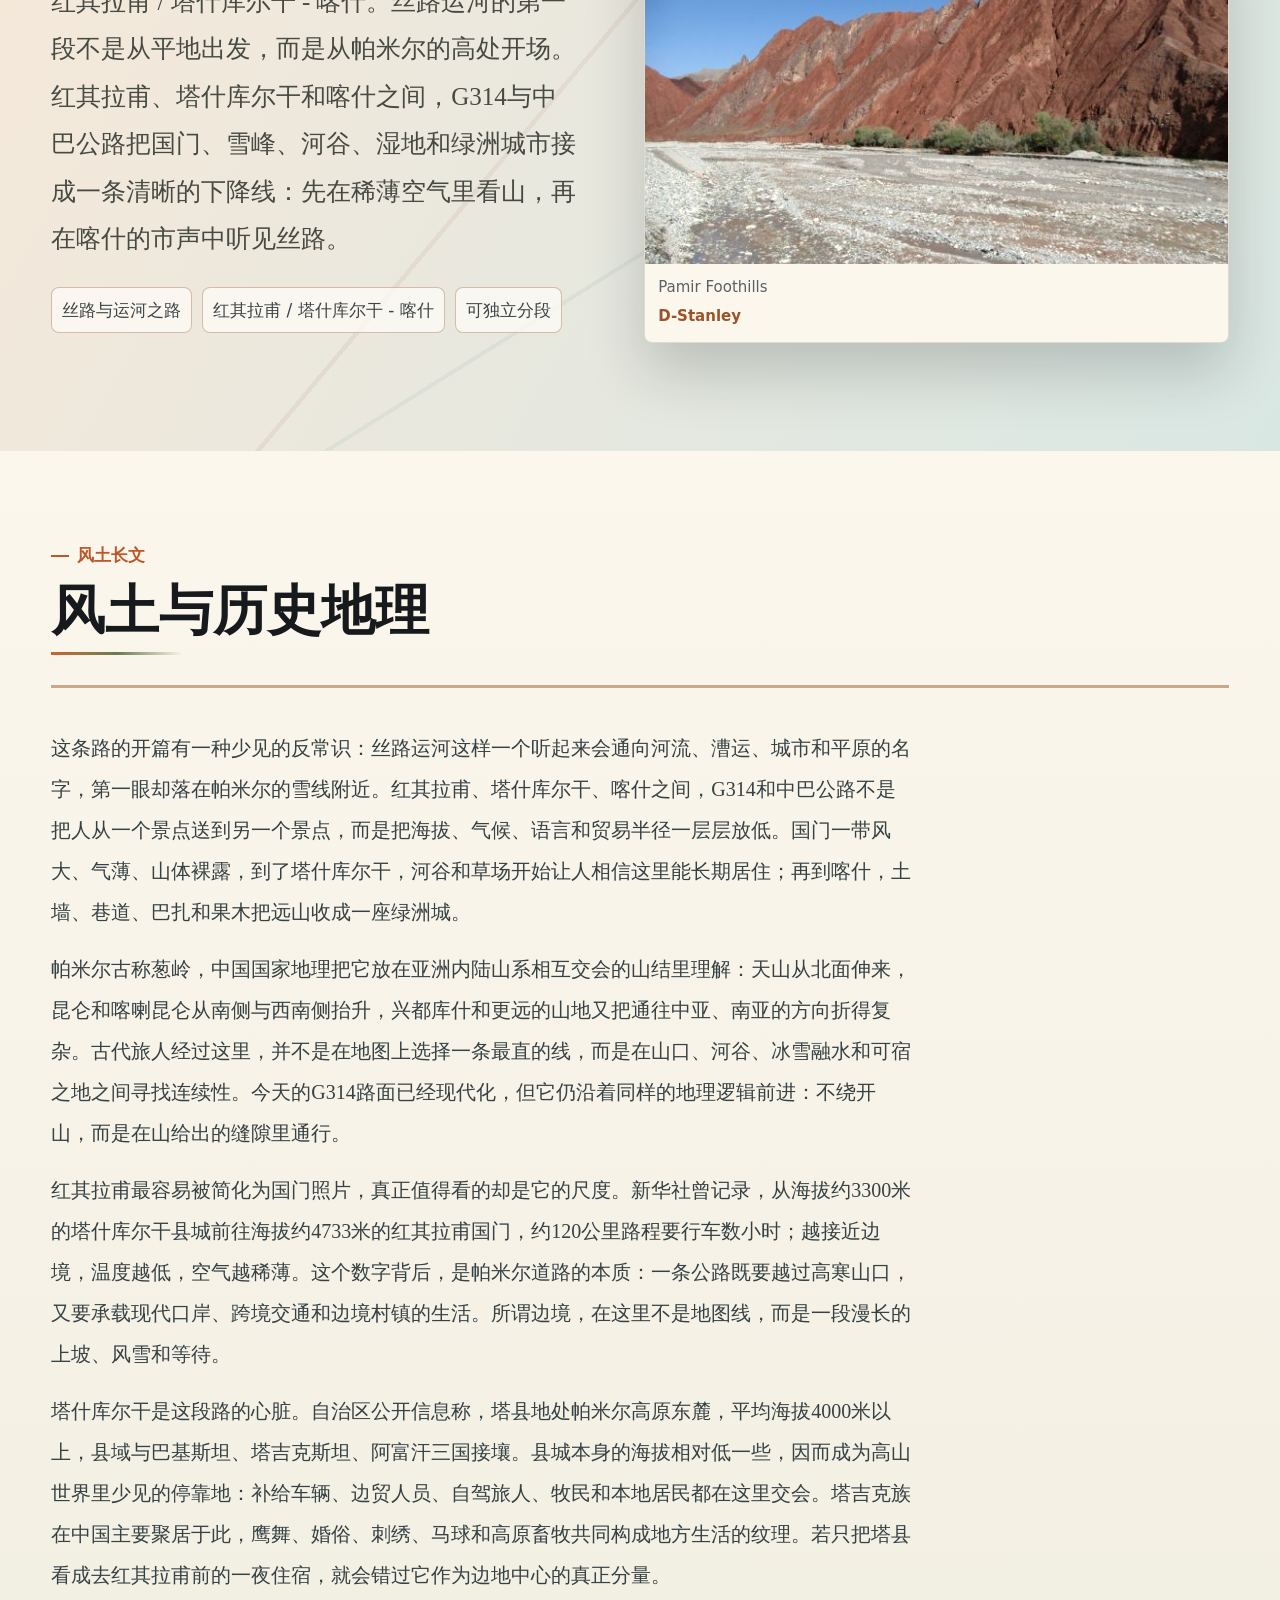
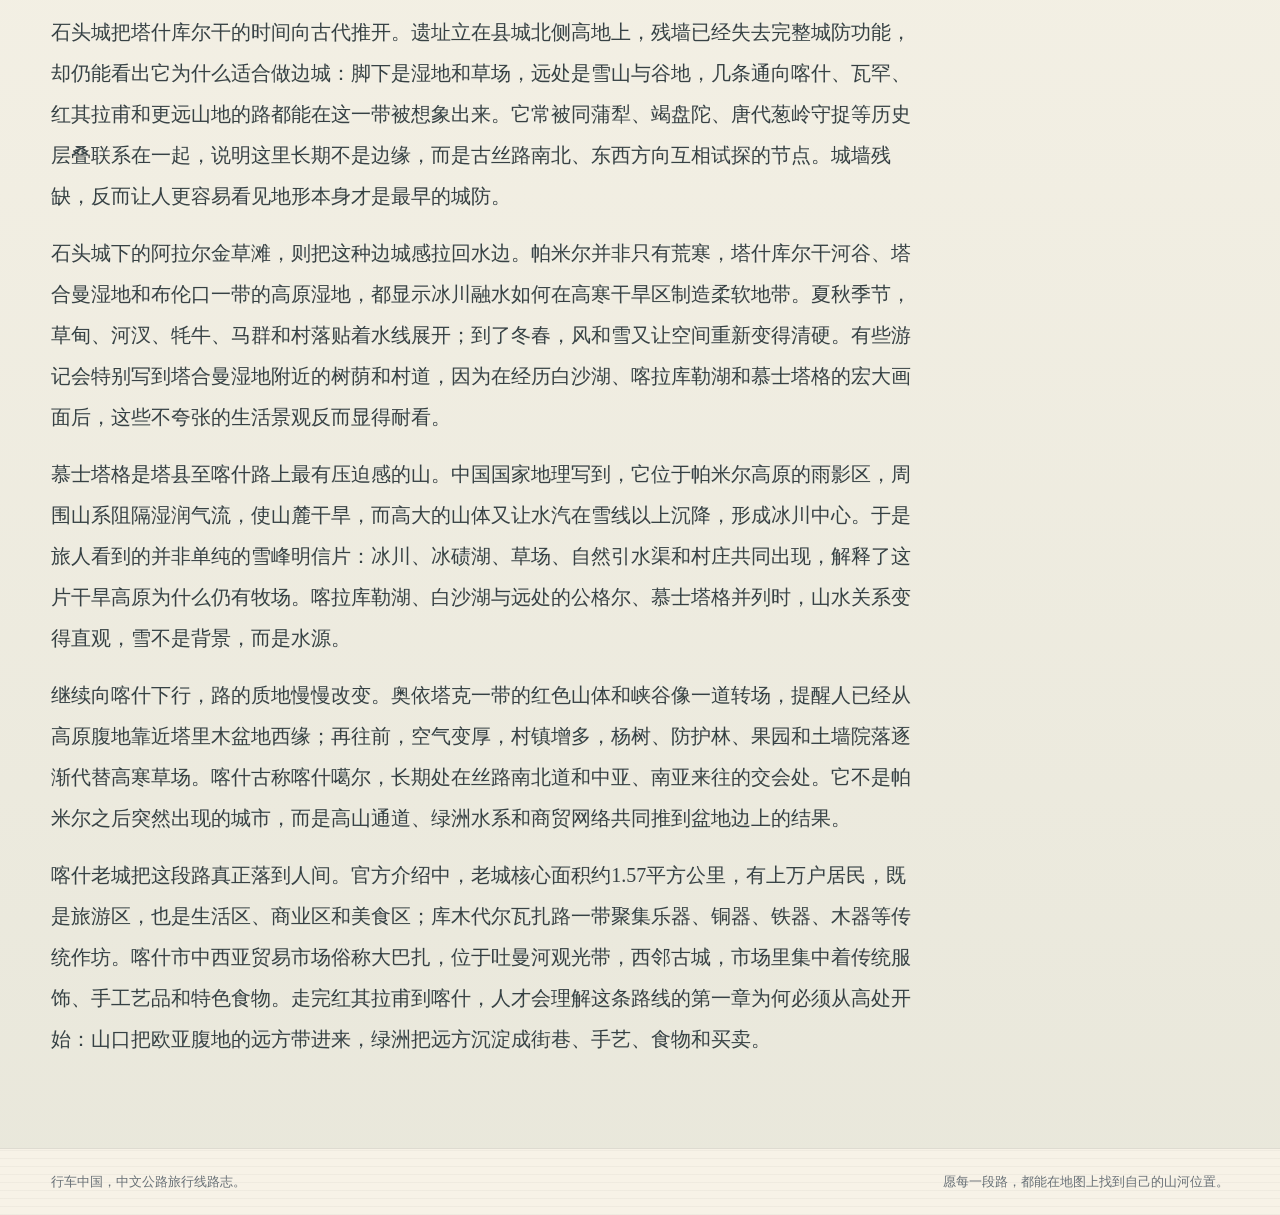
<file: section.html>
<!doctype html>
<html lang="zh-CN">
  <head>
    <meta charset="utf-8">
    <meta name="viewport" content="width=device-width, initial-scale=1">
    <title>线路分段 | 行车中国</title>
    <meta
      name="description"
      content="行车中国路线分段文章，展示单个章节的主题、节点和旅行节奏。"
    >
    <link rel="stylesheet" href="styles.css?v=20260620-map-mobile">
  </head>
  <body>
    <header class="site-header">
      <a class="brand" href="index.html#top" aria-label="行车中国首页">
        <span class="brand-mark">行</span>
        <span>
          <strong>行车中国</strong>
          <small>公路旅行志</small>
        </span>
      </a>
      <nav class="main-nav" aria-label="主导航">
        <a href="index.html#top">总览地图</a>
        <a href="index.html#routes">八条线路</a>
        <a href="index.html#topics">特别专题</a>
      </nav>
    </header>

    <main class="section-page">
      <section class="section-map-section" aria-label="分段地图">
        <div class="section-map-shell">
          <figure class="section-overview-map">
            <div class="mini-map-toolbar" aria-label="分区地图缩放">
              <button class="tool-button" id="sectionMapZoomOut" type="button" title="缩小地图">−</button>
              <button class="tool-button" id="sectionMapZoomIn" type="button" title="放大地图">＋</button>
            </div>
            <svg id="sectionOverviewMap" role="img" aria-label="当前分段在全线中的位置" viewBox="0 0 420 260"></svg>
            <figcaption id="sectionMapCaption"></figcaption>
          </figure>
          <aside class="section-map-summary">
            <p class="eyebrow" id="sectionMapRouteName">分段地图</p>
            <h1 id="sectionMapTitle">线路分段</h1>
            <p class="section-intro" id="sectionMapDeck"></p>
            <figure class="map-summary-photo">
              <img id="sectionLeadPhoto" alt="">
              <figcaption>
                <span id="sectionLeadPhotoCaption"></span>
                <a id="sectionLeadPhotoCredit" href="#" rel="noreferrer" target="_blank"></a>
              </figcaption>
            </figure>
            <h2>先看它在全线里的位置</h2>
            <p id="sectionMapSummary"></p>
          </aside>
        </div>
      </section>

      <section class="section-reading-section">
        <div class="section-heading">
          <div>
            <p class="eyebrow">实用读法</p>
            <h2>这一段怎么读</h2>
          </div>
          <p class="section-intro">先辨认分段的来龙去脉、沿途节点与行车节奏，再把目光放慢，进入更深的风土与历史地理。</p>
        </div>
        <div class="section-detail-grid">
          <article class="section-main-copy">
            <div class="copy-block">
              <h2>这一段怎么理解</h2>
              <div id="sectionOverview"></div>
            </div>
            <div class="copy-block">
              <h2>沿途节点</h2>
              <ol class="section-node-list" id="sectionNodes"></ol>
            </div>
            <div class="copy-block">
              <h2>旅行节奏</h2>
              <div id="sectionRhythm"></div>
            </div>
          </article>

          <aside class="section-side-panel">
            <div>
              <h2>主题线索</h2>
              <ul class="tag-list" id="sectionThemes"></ul>
            </div>
            <div>
              <h2>前后章节</h2>
              <div class="section-nav-cards" id="sectionNavCards"></div>
            </div>
          </aside>
        </div>
      </section>

      <section class="section-hero">
        <div class="section-hero-copy">
          <a class="back-link" id="backToRoute" href="index.html#routes">返回路线主页</a>
          <p class="eyebrow" id="sectionRouteName">路线分段</p>
          <h2 id="sectionTitle">线路分段</h2>
          <p class="lede" id="sectionDeck"></p>
          <div class="fact-row" id="sectionFacts"></div>
        </div>
        <figure class="section-hero-image">
          <img id="sectionImage" alt="">
          <figcaption>
            <span id="sectionImageCaption"></span>
            <a id="sectionImageCredit" href="#" rel="noreferrer" target="_blank"></a>
          </figcaption>
        </figure>
      </section>

      <section class="section-longread-section">
        <div class="section-heading">
          <div>
            <p class="eyebrow">风土长文</p>
            <h2>风土与历史地理</h2>
          </div>
        </div>
        <article class="section-longread-copy" id="sectionEssay"></article>
      </section>
    </main>

    <footer class="site-footer">
      <span>行车中国，中文公路旅行线路志。</span>
      <span>愿每一段路，都能在地图上找到自己的山河位置。</span>
    </footer>

    <script src="section.js?v=20260601-design-2" type="module"></script>
  </body>
</html>
</file>
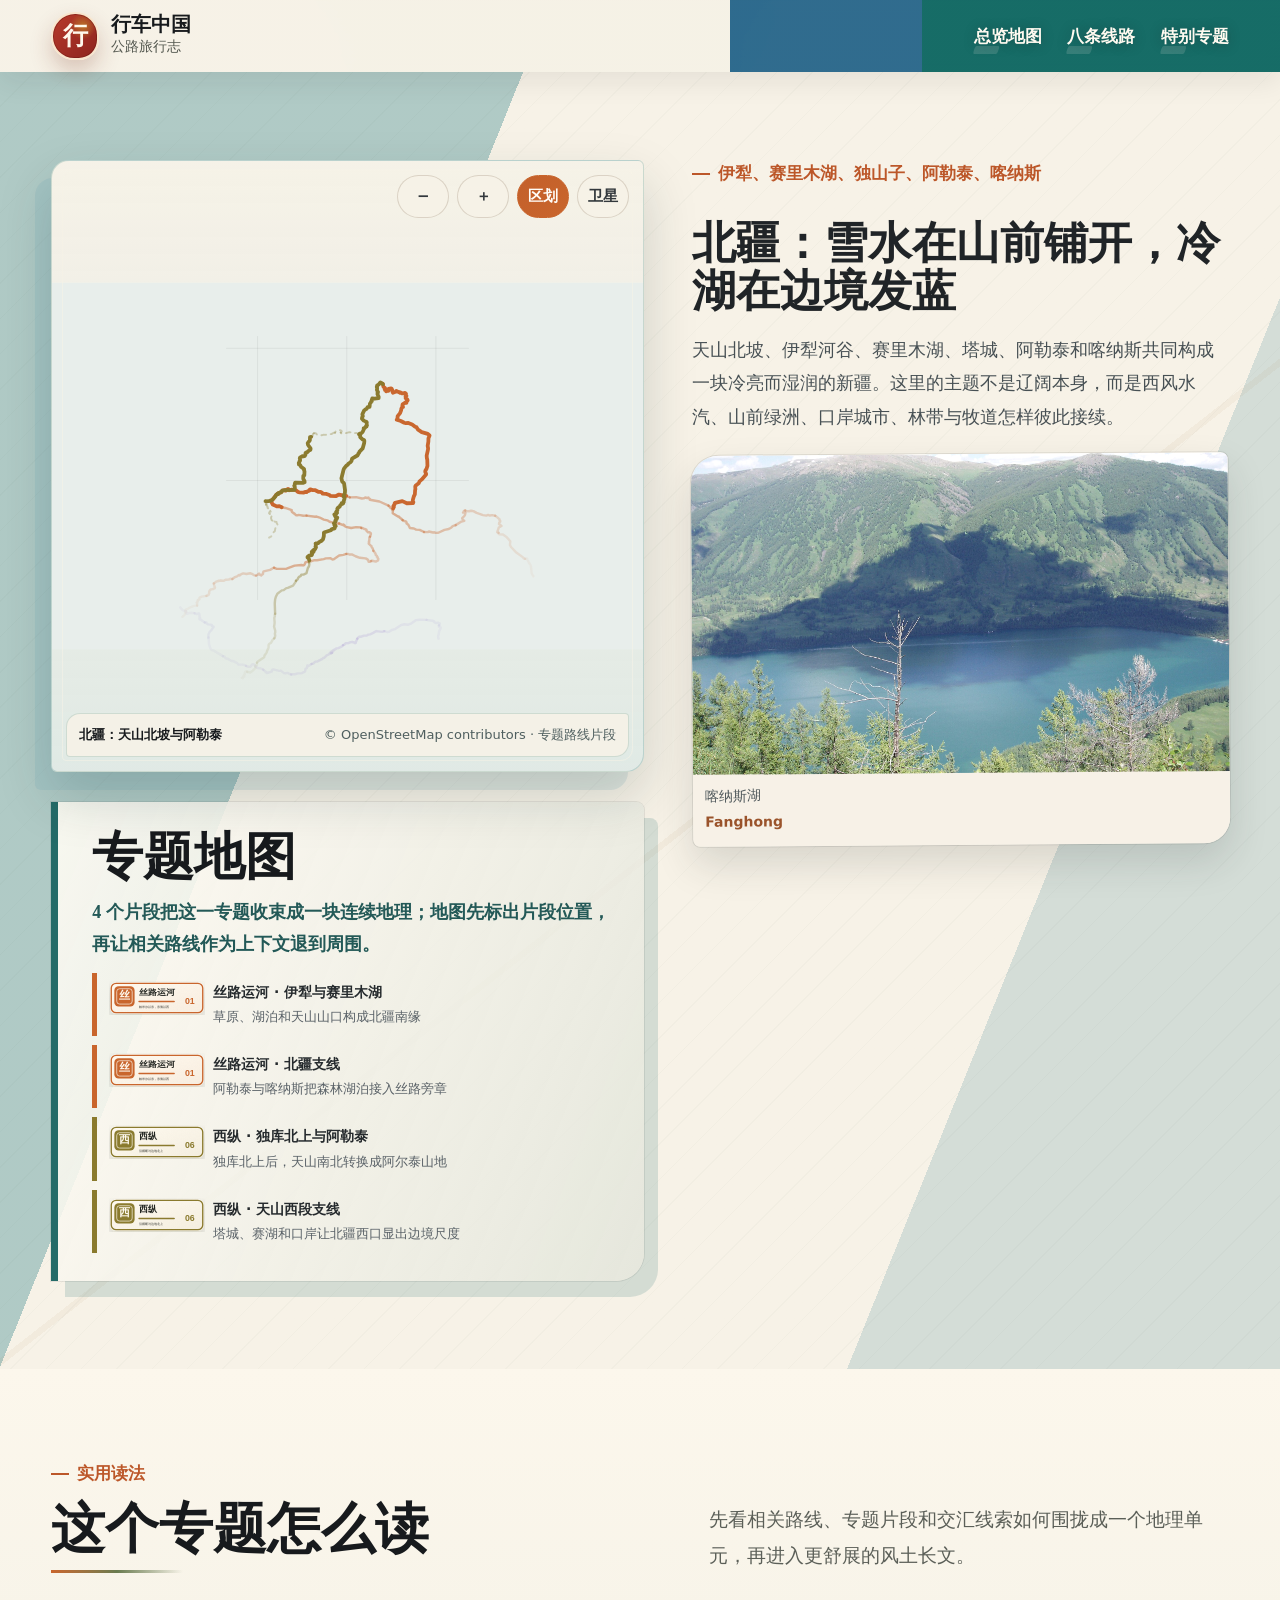
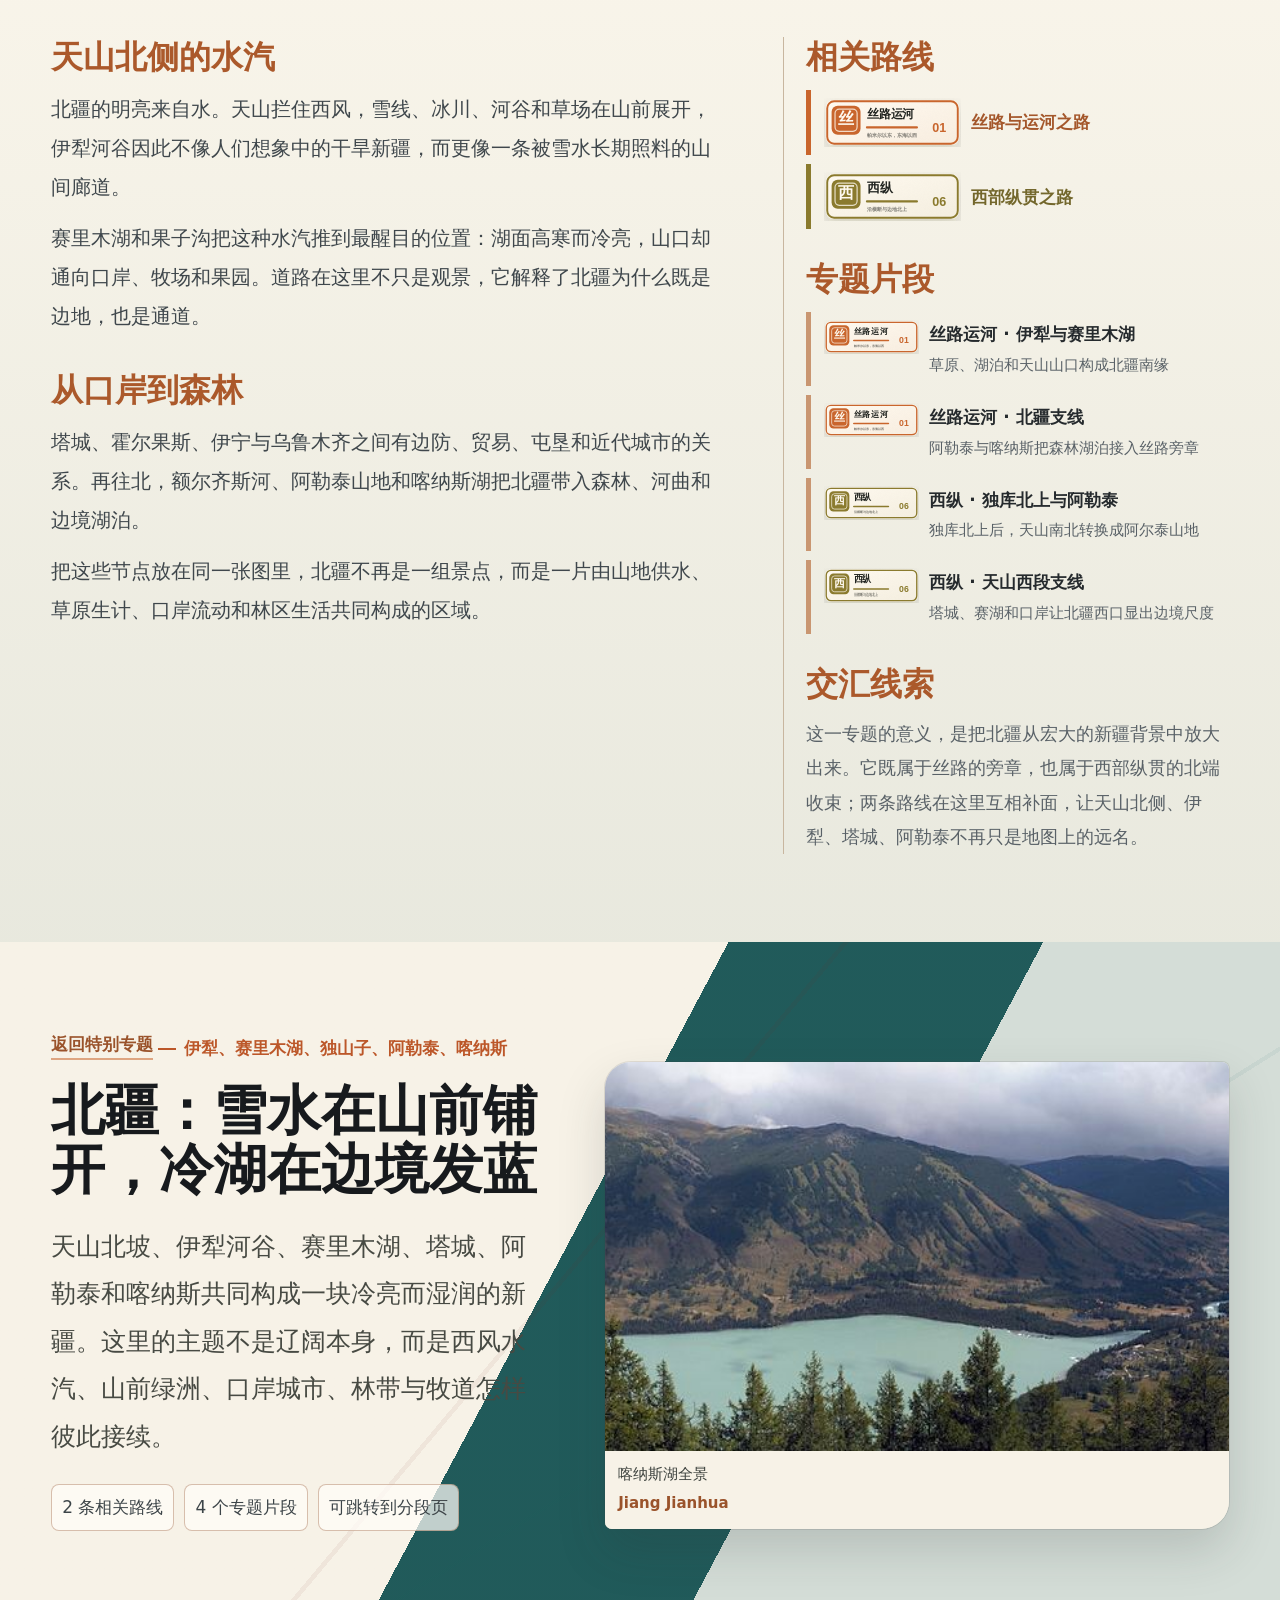
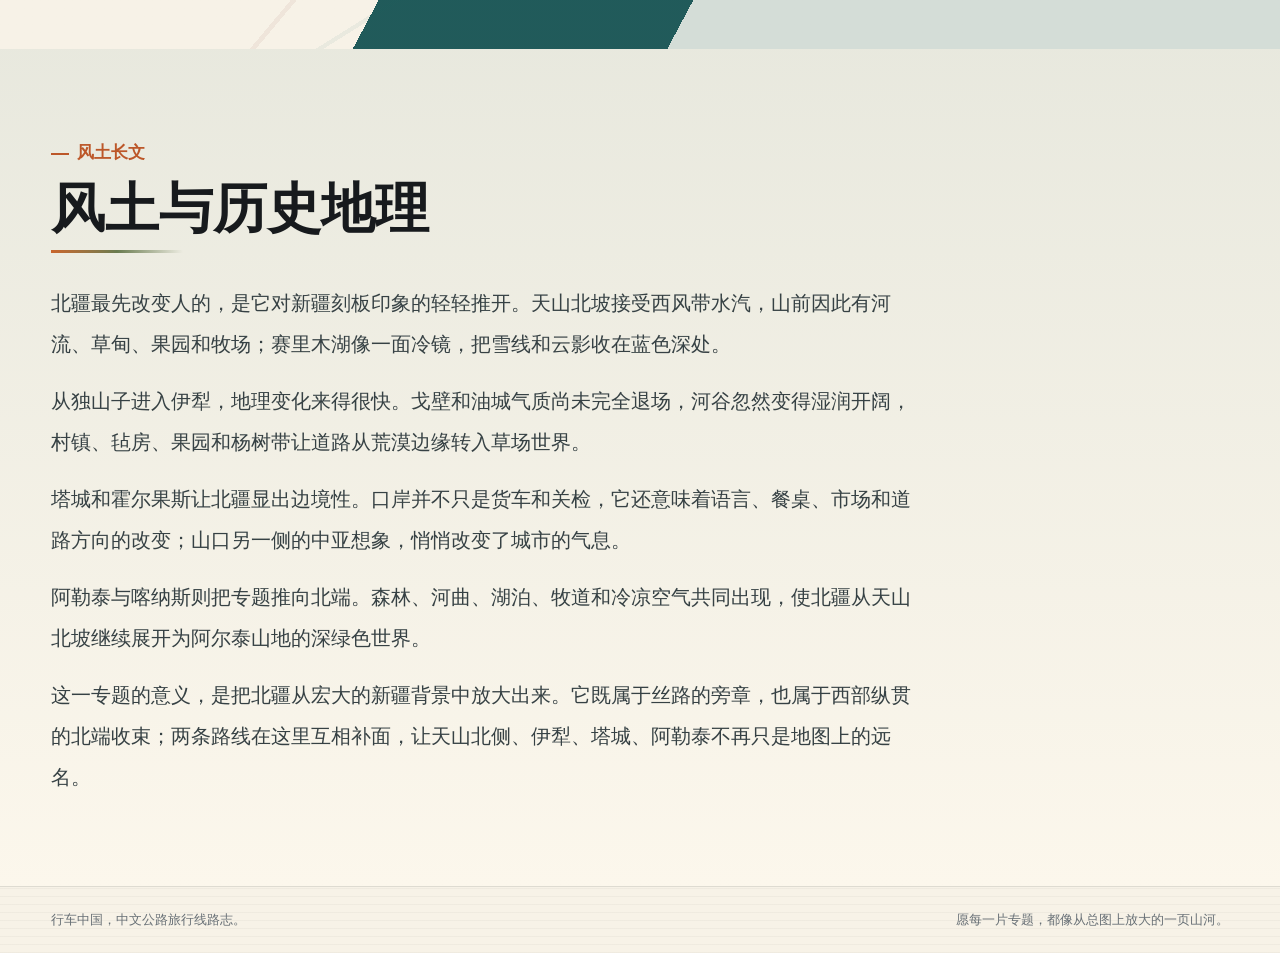
<file: topic.html>
<!doctype html>
<html lang="zh-CN">
  <head>
    <meta charset="utf-8">
    <meta name="viewport" content="width=device-width, initial-scale=1">
    <title>专题文章 | 行车中国</title>
    <meta
      name="description"
      content="行车中国特别专题文章，沿多条路线的局部读出一片连续地理。"
    >
    <link rel="stylesheet" href="styles.css?v=20260620-map-mobile">
  </head>
  <body>
    <header class="site-header">
      <a class="brand" href="index.html#top" aria-label="行车中国首页">
        <span class="brand-mark">行</span>
        <span>
          <strong>行车中国</strong>
          <small>公路旅行志</small>
        </span>
      </a>
      <nav class="main-nav" aria-label="主导航">
        <a href="index.html#top">总览地图</a>
        <a href="index.html#routes">八条线路</a>
        <a href="index.html#topics">特别专题</a>
      </nav>
    </header>

    <main class="topic-page">
      <section class="topic-map-section" aria-label="专题地图">
        <div class="route-map-shell topic-map-shell">
          <div class="topic-map-left">
            <div class="map-panel topic-map-panel">
              <div class="map-toolbar" aria-label="专题地图视图">
                <button class="tool-button" id="topicMapZoomOut" type="button" title="缩小地图">−</button>
                <button class="tool-button" id="topicMapZoomIn" type="button" title="放大地图">＋</button>
                <button class="tool-button is-active" id="topicBasemapAdmin" type="button" title="显示行政区划图">区划</button>
                <button class="tool-button" id="topicBasemapSatellite" type="button" title="显示卫星图">卫星</button>
              </div>
              <svg id="topicMap" role="img" aria-label="专题片段拼接地图" viewBox="0 0 1000 620"></svg>
              <div class="map-caption">
                <span id="topicMapCaption"></span>
                <span id="topicMapAttribution"></span>
              </div>
            </div>
            <section class="topic-map-notes">
              <h2>专题地图</h2>
              <p id="topicMapSummary"></p>
              <div class="topic-map-legend" id="topicMapLegend"></div>
            </section>
          </div>
          <aside class="route-map-summary">
            <p class="eyebrow" id="topicMapKicker">专题地图</p>
            <h1 id="topicMapTitle">专题文章</h1>
            <p class="section-intro" id="topicMapDeck"></p>
            <figure class="map-summary-photo">
              <img id="topicMapPhoto" alt="">
              <figcaption>
                <span id="topicMapPhotoCaption"></span>
                <a id="topicMapPhotoCredit" href="#" rel="noreferrer" target="_blank"></a>
              </figcaption>
            </figure>
          </aside>
        </div>
      </section>

      <section class="topic-reading-section">
        <div class="section-heading">
          <div>
            <p class="eyebrow">实用读法</p>
            <h2>这个专题怎么读</h2>
          </div>
          <p class="section-intro">先看相关路线、专题片段和交汇线索如何围拢成一个地理单元，再进入更舒展的风土长文。</p>
        </div>
        <article class="topic-body" id="topicReadingBody"></article>
        <aside class="topic-side-panel">
          <div>
            <h2>相关路线</h2>
            <div class="topic-side-routes" id="topicRoutes"></div>
          </div>
          <div>
            <h2>专题片段</h2>
            <div class="topic-side-fragments" id="topicFragments"></div>
          </div>
          <div>
            <h2>交汇线索</h2>
            <p id="topicCrossing"></p>
          </div>
        </aside>
      </section>

      <section class="topic-hero">
        <div class="topic-hero-copy">
          <a class="back-link" href="index.html#topics">返回特别专题</a>
          <p class="eyebrow" id="topicKicker">专题文章</p>
          <h2 id="topicTitle">专题文章</h2>
          <p class="lede" id="topicDeck"></p>
          <div class="fact-row" id="topicFacts"></div>
        </div>
        <figure class="topic-cover-image">
          <img id="topicCover" alt="">
          <figcaption>
            <span id="topicCoverCaption"></span>
            <a id="topicCoverCredit" href="#" rel="noreferrer" target="_blank"></a>
          </figcaption>
        </figure>
      </section>

      <section class="topic-longread-section">
        <div class="section-heading">
          <div>
            <p class="eyebrow">风土长文</p>
            <h2>风土与历史地理</h2>
          </div>
        </div>
        <article class="topic-body topic-longread-body" id="topicLongreadBody"></article>
      </section>
    </main>

    <footer class="site-footer">
      <span>行车中国，中文公路旅行线路志。</span>
      <span>愿每一片专题，都像从总图上放大的一页山河。</span>
    </footer>

    <script src="topic.js?v=20260601-design-2" type="module"></script>
  </body>
</html>
</file>
<file: styles.css>
:root {
  color-scheme: light;
  --theme: #c9502d;
  --theme-accent: #08706d;
  --ink: #171a1d;
  --muted: #53574f;
  --faint: #e8ece4;
  --paper: #f7f2e7;
  --paper-deep: #d8ded4;
  --line: #c8cfc3;
  --charcoal: #15191e;
  --cinnabar: #b73a2b;
  --seal: #8d241e;
  --gold: #c9912d;
  --mountain: #0a645f;
  --bright-blue: #1d5f86;
  --leaf: #2f8a67;
  --coral: #d55638;
  --mineral: #0b7771;
  --lake: #6fa8b7;
  --ivory: #f7f2e7;
  --font-ui: ui-sans-serif, system-ui, -apple-system, BlinkMacSystemFont, "PingFang SC", "Hiragino Sans GB", "Noto Sans CJK SC", "Microsoft YaHei", sans-serif;
  --font-fangsong: "STFangsong", "FangSong", "FangSong_GB2312", "仿宋", "仿宋_GB2312", "Songti SC", "STSong", "Source Han Serif SC", "Noto Serif CJK SC", serif;
  --font-sans: var(--font-ui);
  --font-serif: "Songti SC", "STSong", "Source Han Serif SC", "Noto Serif CJK SC", "SimSun", serif;
  --font-kai: "Kaiti SC", "STKaiti", "FZKai-Z03S", "KaiTi", var(--font-serif);
  --font-reading: var(--font-fangsong);
  --shadow: 0 28px 60px rgba(21, 25, 30, 0.2);
  --soft-shadow: 0 14px 34px rgba(21, 25, 30, 0.12);
}

* {
  box-sizing: border-box;
}

html {
  scroll-behavior: smooth;
}

body {
  margin: 0;
  background:
    linear-gradient(115deg, rgba(29, 95, 134, 0.1) 0 24%, transparent 24% 100%),
    linear-gradient(245deg, rgba(10, 100, 95, 0.11) 0 30%, transparent 30% 100%),
    repeating-linear-gradient(0deg, rgba(22, 29, 27, 0.035) 0 1px, transparent 1px 8px),
    var(--paper);
  color: var(--ink);
  font-family: var(--font-sans);
  font-size: clamp(16px, 0.95vw, 18px);
  font-weight: 400;
  line-height: 1.68;
  text-rendering: optimizeLegibility;
  -webkit-font-smoothing: antialiased;
}

button,
a {
  color: inherit;
}

button {
  font: inherit;
}

.site-header {
  position: sticky;
  top: 0;
  z-index: 20;
  display: flex;
  align-items: center;
  justify-content: space-between;
  gap: 24px;
  min-height: 72px;
  padding: 12px clamp(18px, 4vw, 56px);
  border-bottom: 0;
  background:
    linear-gradient(90deg, rgba(247, 242, 231, 0.96) 0 57%, rgba(29, 95, 134, 0.9) 57% 72%, rgba(10, 100, 95, 0.94) 72% 100%);
  box-shadow: 0 10px 28px rgba(21, 25, 30, 0.08);
  backdrop-filter: blur(16px);
}

.brand {
  display: inline-flex;
  align-items: center;
  gap: 12px;
  font-family: var(--font-ui);
  text-decoration: none;
}

.brand-mark {
  display: grid;
  width: 48px;
  height: 48px;
  place-items: center;
  border: 2px solid rgba(255, 245, 220, 0.92);
  border-radius: 50% 48% 42% 48%;
  background:
    radial-gradient(circle at 68% 28%, rgba(197, 145, 45, 0.68), transparent 30%),
    linear-gradient(135deg, var(--cinnabar), var(--seal));
  color: #fff9ed;
  font-family: var(--font-kai);
  font-size: 25px;
  font-weight: 900;
  box-shadow: inset 0 0 0 1px rgba(99, 21, 15, 0.42), 0 11px 22px rgba(117, 45, 24, 0.24);
}

.brand strong,
.brand small {
  display: block;
}

.brand strong {
  font-family: var(--font-serif);
  font-size: 20px;
  font-weight: 900;
  line-height: 1.1;
}

.brand small {
  color: var(--muted);
  font-family: var(--font-ui);
  font-size: 14px;
}

.main-nav {
  display: flex;
  align-items: center;
  gap: clamp(14px, 2vw, 26px);
  color: #fffaf0;
  font-family: var(--font-ui);
  font-size: 17px;
  font-weight: 900;
  text-shadow: 0 1px 12px rgba(21, 25, 30, 0.34);
}

.main-nav a {
  position: relative;
  padding: 8px 0;
  text-decoration: none;
}

.main-nav a::after {
  content: "";
  position: absolute;
  right: 0;
  bottom: 4px;
  left: 0;
  height: 8px;
  z-index: -1;
  border-radius: 999px;
  background: currentColor;
  opacity: 0.14;
  transform: skewX(-18deg) scaleX(0.36);
  transform-origin: left center;
  transition: opacity 160ms ease, transform 160ms ease;
}

.main-nav a:hover {
  color: color-mix(in srgb, var(--theme) 74%, #20231f);
}

.main-nav a:hover::after {
  opacity: 0.22;
  transform: skewX(-18deg) scaleX(1);
}

main {
  overflow: hidden;
}

.atlas {
  position: relative;
  display: grid;
  grid-template-columns: minmax(320px, 0.82fr) minmax(460px, 1.18fr);
  gap: clamp(28px, 5vw, 76px);
  align-items: stretch;
  min-height: calc(100vh - 112px);
  padding: clamp(24px, 4vw, 52px) clamp(18px, 4vw, 56px) clamp(28px, 4vw, 56px);
  background:
    linear-gradient(112deg, #f7f2e7 0 42%, #dce8e3 42% 46%, #1d5f86 46% 60%, #0b7771 60% 72%, #f7f2e7 72% 100%),
    var(--paper);
}

.atlas.has-photo {
  background:
    linear-gradient(90deg, rgba(247, 242, 231, 0.94) 0 34%, rgba(247, 242, 231, 0.62) 34% 57%, rgba(247, 242, 231, 0.2) 57% 100%),
    linear-gradient(112deg, rgba(247, 242, 231, 0.78) 0 42%, rgba(29, 95, 134, 0.72) 42% 58%, rgba(11, 119, 113, 0.66) 58% 70%, rgba(247, 242, 231, 0.7) 70% 100%),
    var(--atlas-photo),
    var(--paper);
  background-position: center, center, 78% 50%, center;
  background-size: auto, auto, cover, auto;
}

.atlas::before,
.atlas::after,
.route-hero::before,
.section-hero::before,
.topic-hero::before,
.route-map-section::before,
.topic-map-section::before {
  position: absolute;
  pointer-events: none;
}

.atlas::before {
  content: "";
  inset: 0;
  z-index: 0;
  background:
    radial-gradient(circle at 12% 18%, rgba(255, 255, 255, 0.32) 0 5px, transparent 6px),
    linear-gradient(138deg, transparent 0 45%, rgba(247, 242, 231, 0.26) 45% 45.45%, transparent 45.45%),
    linear-gradient(150deg, transparent 0 61%, rgba(21, 25, 30, 0.12) 61% 61.35%, transparent 61.35%),
    repeating-linear-gradient(135deg, transparent 0 27px, rgba(247, 242, 231, 0.09) 27px 28px);
  opacity: 0.82;
}

.atlas::after {
  content: "山河入卷";
  top: clamp(82px, 11vw, 150px);
  left: clamp(20px, 5vw, 74px);
  z-index: 0;
  color: rgba(141, 36, 30, 0.13);
  font-family: var(--font-serif);
  font-size: clamp(72px, 10vw, 142px);
  font-weight: 900;
  line-height: 0.92;
  writing-mode: vertical-rl;
}

.atlas-copy {
  position: relative;
  z-index: 1;
  display: flex;
  min-width: 0;
  flex-direction: column;
  justify-content: center;
  padding: 16px 0 32px;
}

.eyebrow {
  display: inline-flex;
  width: fit-content;
  align-items: center;
  gap: 8px;
  margin: 0 0 12px;
  color: color-mix(in srgb, var(--theme) 78%, var(--seal));
  font-family: var(--font-kai);
  font-size: 17px;
  font-weight: 800;
  letter-spacing: 0;
  text-transform: none;
}

.eyebrow::before {
  content: "";
  width: 18px;
  height: 2px;
  background: currentColor;
}

h1,
h2,
h3,
p {
  overflow-wrap: anywhere;
}

h1 {
  max-width: 760px;
  margin: 0;
  font-family: var(--font-serif);
  font-size: clamp(44px, 4.9vw, 68px);
  font-weight: 900;
  line-height: 1.02;
  letter-spacing: 0;
  text-wrap: pretty;
}

h2 {
  margin: 0;
  font-family: var(--font-serif);
  font-size: clamp(34px, 4.2vw, 56px);
  font-weight: 900;
  line-height: 1.08;
  letter-spacing: 0;
  text-wrap: balance;
}

h3 {
  margin: 0;
  font-family: var(--font-serif);
  font-size: 22px;
  font-weight: 900;
  line-height: 1.25;
  letter-spacing: 0;
}

h4 {
  margin: 0;
  font-family: var(--font-serif);
  font-size: 18px;
  font-weight: 900;
  line-height: 1.25;
  letter-spacing: 0;
}

.lede {
  max-width: 680px;
  margin: 24px 0 0;
  color: #474a43;
  font-family: var(--font-reading);
  font-size: clamp(21px, 2vw, 25px);
  line-height: 1.9;
}

.stats-strip {
  display: flex;
  flex-wrap: wrap;
  gap: 10px;
  margin-top: 26px;
}

.stats-strip span {
  display: inline-flex;
  min-height: 38px;
  align-items: center;
  border: 0;
  border-left: 5px solid var(--theme);
  border-radius: 0;
  padding: 7px 12px 7px 10px;
  background: rgba(247, 242, 231, 0.68);
  color: #41423c;
  font-family: var(--font-ui);
  font-size: 17px;
  box-shadow: 12px 12px 0 rgba(10, 100, 95, 0.12);
}

.stats-strip strong {
  color: var(--ink);
}

.route-pills {
  display: flex;
  flex-wrap: wrap;
  gap: 9px 16px;
  margin-top: 28px;
}

.route-pill,
.tool-button {
  min-height: 38px;
  border: 1px solid rgba(91, 70, 39, 0.18);
  border-radius: 999px;
  background: rgba(255, 249, 236, 0.78);
  color: #32383c;
  cursor: pointer;
  font-family: var(--font-ui);
  font-size: 15px;
  font-weight: 800;
  transition: border-color 160ms ease, background 160ms ease, transform 160ms ease;
}

.route-pill {
  position: relative;
  border: 0;
  border-radius: 0;
  padding: 8px 0 9px;
  background: transparent;
  color: #262b2d;
  font-weight: 900;
}

.route-pill::after {
  content: "";
  position: absolute;
  right: 0;
  bottom: 5px;
  left: 0;
  height: 9px;
  z-index: -1;
  border-radius: 999px;
  background: var(--active, var(--theme));
  opacity: 0.17;
  transform: skewX(-16deg) scaleX(0.42);
  transform-origin: left center;
  transition: opacity 160ms ease, transform 160ms ease;
}

.route-pill:hover,
.tool-button:hover {
  transform: translateY(-1px);
}

.route-pill.is-active,
.tool-button.is-active {
  border-color: var(--active, #202427);
  background:
    linear-gradient(135deg, color-mix(in srgb, var(--active, #202427) 92%, #7f271e), var(--active, #202427));
  color: #fffdf8;
}

.route-pill.is-active {
  background: transparent;
  color: color-mix(in srgb, var(--active, var(--theme)) 82%, #171a1d);
}

.route-pill.is-active::after {
  opacity: 0.28;
  transform: skewX(-16deg) scaleX(1);
}

.map-panel {
  position: relative;
  z-index: 1;
  display: flex;
  min-height: min(72vh, 760px);
  overflow: hidden;
  border: 1px solid rgba(10, 100, 95, 0.18);
  border-radius: 18px 6px 18px 6px;
  background:
    linear-gradient(180deg, rgba(247, 242, 231, 0.92), rgba(222, 232, 227, 0.78)),
    #e9efec;
  box-shadow: 0 24px 54px rgba(19, 42, 46, 0.18), -16px 18px 0 rgba(111, 168, 183, 0.18);
}

.atlas .map-panel {
  align-self: stretch;
  transform: rotate(0.12deg);
}

.atlas .atlas-map-panel {
  align-self: center;
  height: min(62vh, 660px);
  min-height: min(62vh, 660px);
  border-color: rgba(36, 78, 82, 0.24);
  background:
    linear-gradient(180deg, rgba(247, 242, 231, 0.72), rgba(232, 239, 235, 0.56)),
    #e8efeb;
  box-shadow:
    0 24px 52px rgba(18, 42, 44, 0.18),
    -14px 14px 0 rgba(111, 168, 183, 0.14);
}

.atlas-map-panel .map-toolbar {
  display: flex;
}

.atlas-map-panel svg {
  cursor: grab;
}

.atlas-art-paper {
  fill: #f7f2e7;
}

.atlas-art-wash {
  fill: none;
  stroke-linecap: round;
  stroke-linejoin: round;
  stroke-width: 54;
  opacity: 0.3;
}

.atlas-art-wash.is-green {
  stroke: #0b7771;
}

.atlas-art-wash.is-ochre {
  stroke: #c9652c;
  opacity: 0.2;
}

.atlas-art-wash.is-blue {
  stroke: #1d5f86;
  opacity: 0.2;
}

.atlas-contour {
  fill: none;
  stroke: rgba(46, 58, 52, 0.15);
  stroke-linecap: round;
  stroke-width: 2;
}

.atlas-contour.is-vertical {
  stroke: rgba(141, 36, 30, 0.14);
}

.atlas-art-title {
  fill: rgba(32, 36, 39, 0.11);
  font-family: var(--font-serif);
  font-size: 72px;
  font-weight: 900;
}

.china-outline-layer {
  pointer-events: none;
}

.china-outline-halo {
  fill: rgba(255, 250, 240, 0.2);
  stroke: rgba(255, 250, 240, 0.62);
  stroke-linejoin: round;
  stroke-width: 18;
  filter: drop-shadow(0 22px 22px rgba(32, 36, 39, 0.14));
}

.china-outline-halo.is-island {
  stroke-width: 10;
}

.china-land {
  fill: rgba(255, 250, 240, 0.56);
  stroke: rgba(38, 50, 50, 0.36);
  stroke-linejoin: round;
  stroke-width: 2.6;
}

.china-land.is-island {
  fill: rgba(255, 250, 240, 0.5);
  stroke-width: 2.1;
}

.china-art-line-layer {
  mix-blend-mode: multiply;
}

.china-art-line {
  fill: none;
  stroke-linecap: round;
  stroke-linejoin: round;
}

.china-art-line.is-plateau {
  stroke: rgba(141, 36, 30, 0.26);
  stroke-dasharray: 18 18;
  stroke-width: 5.6;
}

.china-art-line.is-yellow-river {
  stroke: rgba(201, 145, 45, 0.38);
  stroke-width: 6.4;
}

.china-art-line.is-yangtze {
  stroke: rgba(29, 95, 134, 0.34);
  stroke-width: 6.8;
}

.china-art-line.is-mountain {
  stroke: rgba(10, 100, 95, 0.3);
  stroke-dasharray: 10 12;
  stroke-width: 4.6;
}

.china-art-line.is-hu-line {
  stroke: rgba(32, 36, 39, 0.14);
  stroke-dasharray: 3 13;
  stroke-width: 3.8;
}

.china-map-label {
  fill: rgba(37, 42, 45, 0.38);
  paint-order: stroke;
  stroke: rgba(255, 250, 240, 0.76);
  stroke-width: 5;
  font-family: var(--font-kai);
  font-size: 18px;
  font-weight: 900;
}

.atlas-route-shadow {
  stroke-linecap: round;
  stroke-linejoin: round;
}

.atlas-route-line,
.atlas-route-branch {
  filter: drop-shadow(0 4px 3px rgba(32, 36, 39, 0.18));
}

.atlas-route-group.is-selected .atlas-route-line {
  filter: drop-shadow(0 7px 6px color-mix(in srgb, var(--route-color) 36%, transparent));
}

.atlas-route-label circle {
  fill: #fffaf0;
  stroke: var(--route-color);
  stroke-width: 4;
  filter: drop-shadow(0 8px 10px rgba(32, 36, 39, 0.16));
}

.atlas-route-label text {
  fill: var(--route-color);
  font-family: var(--font-ui);
  font-size: 13px;
  font-weight: 900;
  letter-spacing: 0;
}

.atlas-route-group.is-selected .atlas-route-label text {
  font-size: 15px;
}

.map-panel::before {
  content: "";
  position: absolute;
  inset: 10px;
  z-index: 1;
  border: 1px solid rgba(247, 242, 231, 0.56);
  border-radius: 12px 4px 12px 4px;
  pointer-events: none;
}

.map-toolbar {
  position: absolute;
  top: 14px;
  right: 14px;
  z-index: 2;
  display: flex;
  flex-wrap: wrap;
  justify-content: flex-end;
  gap: 8px;
  max-width: calc(100% - 28px);
}

.tool-button {
  min-width: 52px;
  padding: 8px 10px;
  background: rgba(247, 242, 231, 0.82);
}

.map-panel svg,
.section-overview-map svg {
  width: 100%;
  touch-action: none;
  cursor: grab;
  user-select: none;
}

#routeMap {
  min-height: 100%;
}

.map-panel svg.is-dragging,
.section-overview-map svg.is-dragging {
  cursor: grabbing;
}

.map-bg {
  fill: #edf1ed;
}

.tile-layer image {
  image-rendering: auto;
}

.tile-scrim {
  fill: color-mix(in srgb, var(--mineral) 12%, #edf1ed 88%);
  opacity: 0.2;
  pointer-events: none;
}

.tile-scrim.is-satellite {
  fill: #121619;
  opacity: 0.18;
}

.graticule {
  stroke: rgba(42, 48, 51, 0.12);
  stroke-width: 1;
}

.route-path {
  fill: none;
  stroke-linecap: round;
  stroke-linejoin: round;
  cursor: pointer;
  transition: opacity 160ms ease, stroke-width 160ms ease;
}

.route-hit {
  fill: none;
  stroke: transparent;
  stroke-linecap: round;
  stroke-linejoin: round;
  stroke-width: 18;
  cursor: pointer;
}

.marker-dot {
  stroke: #fffdf8;
  stroke-width: 3;
}

.marker-dot.is-branch {
  stroke-width: 3.6;
}

.marker-label {
  fill: #252a2d;
  paint-order: stroke;
  stroke: rgba(255, 253, 248, 0.96);
  stroke-width: 5;
  font-family: var(--font-ui);
  font-size: 15px;
  font-weight: 800;
}

.endpoint-label {
  fill: #5b6267;
  paint-order: stroke;
  stroke: rgba(255, 253, 248, 0.9);
  stroke-width: 4;
  font-family: var(--font-ui);
  font-size: 13px;
  font-weight: 700;
}

.map-caption {
  position: absolute;
  right: 14px;
  bottom: 14px;
  left: 14px;
  z-index: 2;
  display: flex;
  flex-wrap: wrap;
  justify-content: space-between;
  gap: 8px;
  border: 1px solid rgba(10, 100, 95, 0.16);
  border-radius: 14px 4px 14px 4px;
  padding: 10px 12px;
  background: rgba(247, 242, 231, 0.9);
  color: #4f5f5f;
  font-family: var(--font-ui);
  font-size: 13px;
}

.map-caption span:first-child {
  color: var(--ink);
  font-weight: 800;
}

.route-board,
.route-story,
.topic-section,
.segment-section,
.guide-section,
.section-map-section,
.section-reading-section,
.section-longread-section,
.topic-reading-section,
.topic-longread-section {
  padding: clamp(42px, 7vw, 88px) clamp(18px, 4vw, 56px);
}

.route-board,
.route-story,
.topic-section,
.segment-section,
.guide-section,
.route-overview-section,
.route-block-section,
.section-map-section,
.section-reading-section,
.section-longread-section,
.section-detail-grid,
.topic-reading-section,
.topic-longread-section {
  position: relative;
}

.route-board {
  background:
    linear-gradient(110deg, #f7f2e7 0 48%, #dce8e3 48% 52%, #1d5f86 52% 64%, #0b7771 64% 76%, #cfd8d1 76% 100%);
}

.route-board::before,
.topic-section::before {
  content: "";
  position: absolute;
  inset: 0;
  pointer-events: none;
  background:
    linear-gradient(140deg, transparent 0 51%, rgba(247, 242, 231, 0.3) 51% 51.3%, transparent 51.3%),
    repeating-linear-gradient(135deg, transparent 0 28px, rgba(247, 242, 231, 0.1) 28px 29px);
}

.route-board > *,
.topic-section > * {
  position: relative;
  z-index: 1;
}

.section-heading {
  display: flex;
  align-items: end;
  justify-content: space-between;
  gap: 18px;
  margin-bottom: 30px;
}

.section-heading h2::after {
  content: "";
  display: block;
  width: min(132px, 42vw);
  height: 3px;
  margin-top: 12px;
  background:
    linear-gradient(90deg, var(--theme), color-mix(in srgb, var(--theme-accent) 58%, var(--gold)), transparent);
}

.section-intro {
  max-width: 520px;
  margin: 0;
  color: #5b5f58;
  font-size: clamp(19px, 1.22vw, 22px);
  line-height: 1.9;
}

.route-overview-section .section-intro,
.route-block-section .section-intro {
  max-width: 680px;
  color: #364144;
  font-family: var(--font-reading);
  font-size: clamp(20px, 1.35vw, 23px);
  line-height: 2;
}

.route-overview-section .section-heading,
.route-block-section .section-heading {
  align-items: start;
  margin-bottom: clamp(28px, 4vw, 46px);
}

.route-overview-section .section-heading h2,
.route-block-section .section-heading h2 {
  font-size: clamp(36px, 4.5vw, 58px);
}

.route-board .section-intro,
.topic-section .section-intro {
  border-left: 5px solid currentColor;
  border-radius: 18px 4px 18px 4px;
  padding: 10px 14px;
  background: rgba(247, 242, 231, 0.74);
  color: #1f2525;
  font-weight: 800;
  box-shadow: 12px 12px 0 rgba(10, 100, 95, 0.1);
}

.route-grid {
  display: grid;
  grid-template-columns: 1fr;
  gap: clamp(30px, 5vw, 60px);
  max-width: 1320px;
  margin: 0 auto;
  padding: clamp(8px, 1.5vw, 18px) 0;
  background: transparent;
}

.route-card {
  position: relative;
  display: grid;
  grid-template-columns: minmax(300px, 0.78fr) minmax(360px, 1fr);
  gap: clamp(26px, 4vw, 62px);
  min-height: clamp(350px, 33vw, 440px);
  overflow: visible;
  align-items: center;
  border: 0;
  border-radius: 34px 8px 34px 8px;
  padding: clamp(20px, 3.5vw, 48px);
  background:
    radial-gradient(circle at 14% 30%, color-mix(in srgb, var(--card-color) 18%, transparent) 0 15%, transparent 42%),
    linear-gradient(112deg, rgba(255, 252, 244, 0.98) 0 45%, color-mix(in srgb, var(--card-color) 10%, #f7f2e7) 45% 100%);
  color: var(--ink);
  cursor: pointer;
  text-decoration: none;
  text-align: left;
  box-shadow:
    0 0 0 1px color-mix(in srgb, var(--card-color) 16%, rgba(67, 58, 45, 0.13)),
    18px 22px 0 color-mix(in srgb, var(--card-accent) 22%, rgba(94, 109, 98, 0.1));
  transition: transform 180ms ease, box-shadow 180ms ease;
}

.route-card-photo {
  position: relative;
  grid-column: 1;
  grid-row: 1;
  align-self: center;
  overflow: hidden;
  margin: 0;
  aspect-ratio: 16 / 10.5;
  width: 100%;
  height: clamp(260px, 30vw, 390px);
  min-height: 0;
  border-radius: 34px 7px 34px 7px;
  background: color-mix(in srgb, var(--card-color) 8%, #fbf7ed);
  box-shadow:
    0 0 0 1px rgba(56, 62, 58, 0.12),
    0 24px 42px rgba(42, 48, 45, 0.17);
  transform: rotate(-1.2deg);
}

.route-card:nth-child(2n) .route-card-photo {
  border-radius: 7px 34px 7px 34px;
  transform: rotate(1deg);
}

.route-card-photo img {
  display: block;
  width: 100%;
  height: 100%;
  object-fit: cover;
  object-position: center;
  filter: saturate(0.96) contrast(1.05);
}

.route-card::before {
  content: "";
  position: absolute;
  top: clamp(22px, 3vw, 42px);
  bottom: clamp(22px, 3vw, 42px);
  left: clamp(14px, 2.4vw, 34px);
  width: 7px;
  border: 0;
  border-radius: 999px;
  background:
    linear-gradient(var(--card-color), color-mix(in srgb, var(--card-accent) 72%, var(--card-color)));
  pointer-events: none;
  z-index: 2;
}

.route-card::after {
  content: attr(data-order);
  position: absolute;
  right: clamp(22px, 3vw, 42px);
  bottom: clamp(20px, 2.8vw, 40px);
  color: color-mix(in srgb, var(--card-color) 62%, #243034);
  font-family: var(--font-serif);
  font-size: clamp(56px, 7vw, 108px);
  font-weight: 900;
  line-height: 1;
  opacity: 0.13;
  pointer-events: none;
}

.route-card:nth-child(2n) {
  margin-top: 0;
}

.route-card:nth-child(3n) {
  margin-top: 0;
}

.route-card:hover,
.route-card.is-active {
  transform: translateY(-6px);
  box-shadow:
    0 0 0 1px color-mix(in srgb, var(--card-color) 24%, rgba(67, 58, 45, 0.16)),
    22px 28px 0 color-mix(in srgb, var(--card-accent) 28%, rgba(94, 109, 98, 0.12));
}

.route-card.is-active {
  border-color: transparent;
}

.route-card-top {
  position: absolute;
  left: clamp(34px, 5vw, 76px);
  bottom: clamp(24px, 4vw, 54px);
  z-index: 3;
  display: grid;
  grid-template-columns: minmax(132px, 188px);
  gap: 8px;
  align-items: center;
  width: min(210px, 32vw);
  min-width: 150px;
  border-radius: 14px 4px 14px 4px;
  padding: 10px;
  background: rgba(255, 252, 244, 0.88);
  box-shadow:
    0 0 0 1px rgba(255, 252, 244, 0.72),
    0 18px 30px rgba(35, 42, 39, 0.18);
  backdrop-filter: blur(12px);
}

.card-logo {
  display: block;
  width: 100%;
  height: auto;
  object-fit: contain;
  filter: drop-shadow(0 8px 10px rgba(21, 25, 30, 0.12));
}

.route-mini-badge,
.route-ref-badge {
  display: block;
  width: 112px;
  max-width: 100%;
  height: auto;
  object-fit: contain;
}

.route-ref-badge {
  width: 160px;
}

.route-card-top small {
  display: block;
  width: 100%;
  border-left: 4px solid var(--card-color);
  border-radius: 0;
  padding: 2px 0 2px 9px;
  background: transparent;
  color: color-mix(in srgb, var(--card-color) 74%, #2a3033);
  font-family: var(--font-kai);
  font-size: 18px;
  font-weight: 900;
  line-height: 1.35;
}

.route-card-body {
  grid-column: 2;
  grid-row: 1;
  min-width: 0;
  padding-right: clamp(22px, 6vw, 90px);
}

.route-card h3 {
  margin-top: 0;
  color: #171a1d;
  font-size: clamp(42px, 5vw, 78px);
  line-height: 1.04;
  text-shadow: none;
}

.route-card p {
  display: block;
  overflow: visible;
  max-width: 620px;
  margin: 18px 0 0;
  -webkit-box-orient: initial;
  color: #3f494b;
  font-family: var(--font-reading);
  font-size: clamp(21px, 1.55vw, 26px);
  line-height: 1.82;
  -webkit-line-clamp: initial;
}

.card-meta {
  display: flex;
  flex-wrap: wrap;
  gap: 14px;
  margin-top: 12px;
}

.card-meta span {
  border: 0;
  border-bottom: 2px solid color-mix(in srgb, var(--card-color) 50%, transparent);
  border-radius: 0;
  padding: 2px 0;
  background: transparent;
  color: color-mix(in srgb, var(--card-color) 72%, #273034);
  font-family: var(--font-ui);
  font-size: 17px;
  font-weight: 900;
}

.route-story {
  display: block;
  background:
    linear-gradient(120deg, color-mix(in srgb, var(--theme) 8%, #fcf7ec), color-mix(in srgb, var(--theme-accent) 10%, #edf5f1)),
    repeating-linear-gradient(0deg, rgba(125, 100, 65, 0.035) 0 1px, transparent 1px 9px);
  font-family: var(--font-reading);
}

.story-copy {
  max-width: 1080px;
  margin: 0 auto;
}

.story-lede {
  margin: 18px 0 0;
  color: #3c4448;
  font-size: clamp(20px, 2.1vw, 26px);
  line-height: 1.85;
}

.fact-row {
  display: flex;
  flex-wrap: wrap;
  gap: 10px;
  margin: 24px 0 30px;
}

.fact-row span {
  border: 1px solid color-mix(in srgb, var(--theme) 24%, rgba(42, 48, 51, 0.16));
  border-radius: 8px;
  padding: 8px 10px;
  background: rgba(255, 253, 248, 0.72);
  color: #3c4448;
  font-family: var(--font-ui);
  font-size: 17px;
}

.copy-block + .copy-block {
  margin-top: 28px;
}

.copy-block p {
  margin: 10px 0 0;
  color: #464e53;
  font-size: 20px;
  line-height: 2;
}

.line-list {
  display: grid;
  grid-template-columns: repeat(2, minmax(0, 1fr));
  gap: 12px;
  margin: 12px 0 0;
}

.line-list div {
  border-left: 4px solid var(--theme);
  padding-left: 12px;
}

.line-list div:nth-child(2) {
  border-left-color: var(--theme);
  border-left-style: dashed;
}

.line-list dt {
  color: var(--ink);
  font-weight: 900;
}

.line-list dd {
  margin: 4px 0 0;
  color: #4d555a;
}

.road-spine-groups {
  display: grid;
  grid-template-columns: minmax(0, 1.1fr) minmax(0, 0.9fr);
  gap: clamp(22px, 3vw, 42px);
  margin-top: 24px;
}

.road-spine-groups h4 {
  color: color-mix(in srgb, var(--theme) 76%, #202427);
  font-family: var(--font-kai);
  font-size: 18px;
  font-weight: 900;
}

.road-chip-grid {
  display: grid;
  gap: 0;
  margin-top: 8px;
}

.road-chip {
  display: grid;
  grid-template-columns: auto 1fr;
  gap: 5px 14px;
  border-bottom: 1px solid color-mix(in srgb, var(--theme) 18%, var(--line));
  padding: 13px 0 14px;
  background: transparent;
  box-shadow: none;
}

.road-chip strong {
  color: var(--theme);
  font-family: var(--font-serif);
  font-size: 16px;
  font-weight: 950;
}

.road-chip span {
  color: #252a2d;
  font-family: var(--font-serif);
  font-size: 16px;
  font-weight: 900;
}

.road-chip p {
  grid-column: 1 / -1;
  margin: 4px 0 0;
  color: #4e585b;
  font-family: var(--font-reading);
  font-size: 16px;
  line-height: 1.75;
}

.road-note {
  margin-top: 22px;
  border-left: 5px solid var(--theme);
  padding: 2px 0 2px 14px;
  color: color-mix(in srgb, var(--theme) 68%, #2a3033);
  font-family: var(--font-reading);
  font-size: 17px;
  font-weight: 900;
  line-height: 1.8;
}

.geo-blocks {
  display: grid;
  grid-template-columns: repeat(5, minmax(0, 1fr));
  gap: 0 clamp(18px, 2vw, 28px);
  margin-top: 18px;
}

.geo-block {
  display: grid;
  align-content: start;
  gap: 8px;
  border: 0;
  border-top: 3px solid color-mix(in srgb, var(--theme) 54%, var(--line));
  padding: 14px 0 0;
  background: transparent;
}

.geo-block > span {
  color: var(--theme);
  font-family: var(--font-serif);
  font-size: 14px;
  font-weight: 950;
}

.geo-block small {
  color: color-mix(in srgb, var(--theme) 64%, #596167);
  font-family: var(--font-kai);
  font-size: 14px;
  font-weight: 800;
}

.geo-block p {
  margin: 0;
  color: #4d5658;
  font-family: var(--font-reading);
  font-size: 16px;
  line-height: 1.75;
}

.terminal-grid {
  display: grid;
  grid-template-columns: repeat(3, minmax(0, 1fr));
  gap: 0;
  margin-top: 20px;
  border-top: 3px solid color-mix(in srgb, var(--theme) 58%, var(--line));
}

.terminal-arc {
  margin: 10px 0 0;
  border-left: 4px solid var(--theme);
  padding-left: 12px;
  color: color-mix(in srgb, var(--theme) 70%, #202427);
  font-family: var(--font-reading);
  font-size: 19px;
  font-weight: 900;
  line-height: 1.85;
}

.terminal-grid div {
  border-top: 0;
  border-bottom: 1px solid color-mix(in srgb, var(--theme) 18%, var(--line));
  padding: 14px 0 16px;
}

.terminal-grid span {
  color: var(--theme);
  font-family: var(--font-kai);
  font-size: 15px;
  font-weight: 950;
}

.terminal-grid p {
  margin: 8px 0 0;
  color: #3f494b;
  font-family: var(--font-reading);
  font-size: 17px;
  line-height: 1.85;
}

.crossing-list {
  display: grid;
  grid-template-columns: repeat(3, minmax(0, 1fr));
  gap: clamp(22px, 2.4vw, 34px);
  margin-top: 22px;
}

.crossing-card {
  display: grid;
  align-content: start;
  gap: 12px;
  border: 0;
  border-top: 3px solid color-mix(in srgb, var(--crossing-color, var(--theme)) 58%, var(--line));
  padding: 14px 0 18px;
  background: transparent;
  box-shadow: none;
}

.crossing-map {
  overflow: hidden;
  margin: 0;
  border: 1px solid color-mix(in srgb, var(--crossing-color, var(--theme)) 18%, rgba(42, 48, 51, 0.14));
  border-radius: 14px 4px 16px 4px;
  background: #fbf7ed;
  box-shadow: 0 10px 22px rgba(42, 48, 45, 0.11);
}

.crossing-map img {
  display: block;
  width: 100%;
  aspect-ratio: 16 / 10;
  object-fit: cover;
}

.crossing-copy {
  display: grid;
  gap: 7px;
}

.crossing-card > span {
  color: color-mix(in srgb, var(--theme) 72%, #596167);
  font-family: var(--font-kai);
  font-size: 15px;
  font-weight: 900;
}

.crossing-copy > span {
  color: color-mix(in srgb, var(--crossing-color, var(--theme)) 72%, #596167);
  font-family: var(--font-ui);
  font-size: 15px;
  font-weight: 900;
}

.crossing-card p {
  margin: 0;
  color: #4d5658;
  font-family: var(--font-reading);
  font-size: 17px;
  line-height: 1.82;
}

.crossing-card a {
  justify-self: start;
  border-bottom: 2px solid color-mix(in srgb, var(--crossing-color, var(--theme)) 46%, transparent);
  color: color-mix(in srgb, var(--crossing-color, var(--theme)) 76%, #202427);
  font-family: var(--font-ui);
  font-size: 15px;
  font-weight: 950;
  text-decoration: none;
}

.crossing-card .route-mini-badge {
  width: 108px;
}

.topic-section {
  position: relative;
  background:
    linear-gradient(104deg, rgba(216, 222, 212, 0.92) 0 17%, transparent 17% 100%),
    linear-gradient(288deg, rgba(111, 168, 183, 0.18) 0 24%, transparent 24% 100%),
    linear-gradient(180deg, rgba(255, 252, 244, 0.82), rgba(247, 242, 231, 0.88)),
    var(--paper);
}

.topic-section::before {
  background:
    linear-gradient(128deg, transparent 0 47%, rgba(10, 100, 95, 0.06) 47% 47.18%, transparent 47.18%),
    repeating-linear-gradient(0deg, rgba(22, 29, 27, 0.026) 0 1px, transparent 1px 9px);
  opacity: 0.74;
}

.topic-section .section-heading {
  margin-bottom: 38px;
}

.topic-section .section-intro {
  border-left: 0;
  border-radius: 0;
  padding: 0;
  background: transparent;
  color: #384241;
  font-family: var(--font-reading);
  font-size: clamp(20px, 1.35vw, 23px);
  font-weight: 700;
  line-height: 1.95;
  box-shadow: none;
}

.topic-grid {
  display: grid;
  grid-template-columns: repeat(4, minmax(0, 1fr));
  gap: clamp(28px, 3.4vw, 48px) clamp(20px, 2.7vw, 34px);
  align-items: start;
}

.topic-card {
  position: relative;
  display: grid;
  grid-template-columns: 1fr;
  align-content: start;
  gap: 10px;
  border: 0;
  border-radius: 0;
  padding: 0 0 18px;
  background: transparent;
  color: var(--ink);
  transition: transform 160ms ease;
}

.topic-card:nth-child(2n) {
  margin-top: 20px;
}

.topic-card.is-related {
  color: var(--ink);
}

.topic-card:hover {
  transform: translateY(-4px);
}

.topic-card-cover {
  position: relative;
  display: block;
  overflow: hidden;
  align-self: start;
  border: 0;
  border-radius: 24px 6px 26px 6px;
  color: inherit;
  background: color-mix(in srgb, var(--topic-color, var(--theme)) 5%, #fbf7ed);
  box-shadow:
    0 0 0 1px rgba(56, 62, 58, 0.12),
    0 18px 38px rgba(42, 48, 45, 0.16);
  transform: rotate(-0.55deg);
  transition: transform 160ms ease, box-shadow 160ms ease;
}

.topic-card:nth-child(2n) .topic-card-cover {
  border-radius: 7px 25px 7px 24px;
  box-shadow:
    0 0 0 1px rgba(56, 62, 58, 0.12),
    0 18px 38px rgba(42, 48, 45, 0.15);
  transform: rotate(0.5deg);
}

.topic-card:hover .topic-card-cover {
  box-shadow:
    0 0 0 1px color-mix(in srgb, var(--topic-color, var(--theme)) 22%, rgba(56, 62, 58, 0.14)),
    0 24px 46px rgba(42, 48, 45, 0.2);
  transform: rotate(0deg) translateY(-2px);
}

.topic-card-cover img {
  display: block;
  width: 100%;
  aspect-ratio: 16 / 10.5;
  object-fit: cover;
}

.topic-card > :not(.topic-card-cover) {
  min-width: 0;
}

.topic-kicker {
  width: fit-content;
  margin-top: 15px;
  color: color-mix(in srgb, var(--topic-color, var(--theme)) 68%, #24282a);
  font-size: 16px;
  font-weight: 950;
}

.topic-card > p {
  display: -webkit-box;
  overflow: hidden;
  margin: 0;
  color: #3f4746;
  font-family: var(--font-reading);
  font-size: clamp(18px, 1.18vw, 20px);
  line-height: 1.9;
  -webkit-box-orient: vertical;
  -webkit-line-clamp: 4;
}

.topic-card h3 {
  color: #171a1d;
  font-family: var(--font-serif);
  font-size: clamp(30px, 2.25vw, 40px);
  line-height: 1.18;
}

.topic-route-list {
  display: flex;
  flex-wrap: wrap;
  gap: 7px;
}

.topic-route-list button,
.topic-route-list a {
  border: 1px solid color-mix(in srgb, var(--topic-route-color) 36%, rgba(42, 48, 51, 0.16));
  border-radius: 7px;
  padding: 4px 7px;
  background: color-mix(in srgb, var(--topic-route-color) 10%, #fffdf8);
  color: color-mix(in srgb, var(--topic-route-color) 76%, #202427);
  cursor: pointer;
  font-family: var(--font-ui);
  font-size: 13px;
  font-weight: 900;
  text-decoration: none;
}

.topic-route-list a.route-badge-link {
  border: 0;
  padding: 0;
  background: transparent;
}

.topic-route-list .route-mini-badge {
  width: 92px;
  filter: drop-shadow(0 5px 8px rgba(71, 54, 31, 0.08));
}

.topic-crossing {
  border-left: 3px solid var(--theme);
  padding-left: 10px;
  font-weight: 800;
}

.topic-actions {
  display: flex;
}

.topic-actions a {
  position: relative;
  border-bottom: 0;
  color: color-mix(in srgb, var(--topic-color, var(--theme)) 78%, #171a1d);
  font-family: var(--font-ui);
  font-size: 16px;
  font-weight: 950;
  text-decoration: none;
}

.topic-actions a::after {
  content: "";
  position: absolute;
  right: -16px;
  bottom: 0.18em;
  width: 28px;
  height: 9px;
  border-right: 2px solid currentColor;
  border-bottom: 2px solid currentColor;
  transform: skewX(-24deg);
}

.topic-fragments {
  display: grid;
  gap: 8px;
}

.topic-fragments a {
  display: grid;
  gap: 2px;
  border: 1px solid color-mix(in srgb, var(--theme) 12%, var(--line));
  border-radius: 8px;
  padding: 10px;
  background: color-mix(in srgb, var(--theme) 5%, #fcf7ec);
  color: inherit;
  text-decoration: none;
}

.topic-fragments strong {
  color: #252a2d;
  font-family: var(--font-ui);
  font-size: 14px;
}

.topic-fragments span {
  color: #596167;
  font-family: var(--font-ui);
  font-size: 13px;
}

.topic-page {
  overflow: hidden;
}

.topic-map-section {
  position: relative;
  padding: clamp(42px, 7vw, 88px) clamp(18px, 4vw, 56px);
  background:
    linear-gradient(112deg, color-mix(in srgb, var(--topic-accent, var(--theme-accent)) 24%, #dce8e3) 0 29%, #f7f2e7 29% 76%, #d4ddd7 76% 100%);
}

.topic-map-section::before,
.route-map-section::before {
  content: "";
  inset: 0;
  z-index: 0;
  background:
    linear-gradient(142deg, transparent 0 56%, rgba(157, 115, 56, 0.1) 56% 56.35%, transparent 56.35%),
    repeating-linear-gradient(135deg, transparent 0 24px, rgba(78, 96, 87, 0.05) 24px 25px);
  opacity: 0.55;
}

.topic-map-panel {
  height: min(68vh, 700px);
  min-height: min(68vh, 700px);
}

.topic-map-section .route-map-shell {
  align-items: start;
}

.topic-map-left {
  display: grid;
  gap: clamp(18px, 3vw, 30px);
  min-width: 0;
}

.topic-map-notes {
  position: relative;
  display: grid;
  gap: 12px;
  border-left: 7px solid var(--topic-accent, var(--theme));
  border-radius: 0 8px 28px 0;
  padding: clamp(18px, 2.6vw, 28px) clamp(16px, 3vw, 34px);
  background:
    linear-gradient(112deg, rgba(255, 252, 244, 0.9), color-mix(in srgb, var(--topic-accent, var(--theme)) 8%, rgba(247, 242, 231, 0.78)));
  box-shadow:
    0 0 0 1px rgba(56, 62, 58, 0.1),
    14px 16px 0 color-mix(in srgb, var(--topic-accent, var(--theme)) 16%, transparent);
}

.topic-map-notes h2 {
  font-size: clamp(34px, 4vw, 52px);
  line-height: 1.05;
}

.topic-map-notes > p {
  margin: 0;
  color: color-mix(in srgb, var(--topic-accent, var(--theme)) 74%, #202427);
  font-family: var(--font-reading);
  font-size: clamp(18px, 1.3vw, 22px);
  font-weight: 800;
  line-height: 1.8;
}

.topic-map-panel svg {
  height: 100%;
}

.topic-map-legend {
  display: grid;
  gap: 9px;
}

.topic-map-legend a {
  display: grid;
  grid-template-columns: auto 1fr;
  gap: 2px 8px;
  align-items: start;
  border: 0;
  border-left: 5px solid var(--topic-route-color);
  border-radius: 0;
  padding: 8px 0 8px 12px;
  background: transparent;
  color: inherit;
  text-decoration: none;
}

.topic-map-legend a.topic-legend-ref::before {
  content: none;
}

.topic-map-legend .route-mini-badge {
  grid-row: 1 / span 2;
  width: 96px;
}

.topic-map-legend a::before {
  content: "";
  width: 18px;
  height: 4px;
  margin-top: 8px;
  border-radius: 999px;
  background: var(--topic-route-color);
}

.topic-map-legend strong,
.topic-map-legend span {
  grid-column: 2;
}

.topic-map-legend strong {
  color: #252a2d;
  font-size: 14px;
}

.topic-map-legend span {
  color: #596167;
  font-size: 13px;
}

.topic-context-path,
.topic-segment-path {
  fill: none;
  stroke-linecap: round;
  stroke-linejoin: round;
}

.topic-context-path {
  opacity: 0.24;
  stroke-width: 4.1;
}

.topic-context-path.is-fade {
  opacity: var(--context-opacity, 0.26);
  transition: opacity 160ms ease;
}

.topic-context-path.is-branch {
  stroke-dasharray: 8 8;
}

.topic-segment-path {
  opacity: 0.98;
  stroke-width: 6.4;
}

.topic-map-dot {
  fill: #fffdf8;
  stroke: var(--topic-dot-color);
  stroke-width: 3;
}

.topic-map-dot.is-end {
  fill: var(--topic-dot-color);
}

.topic-hero {
  position: relative;
  display: grid;
  grid-template-columns: minmax(340px, 0.88fr) minmax(430px, 1.12fr);
  gap: clamp(28px, 5vw, 72px);
  align-items: center;
  padding: clamp(42px, 7vw, 88px) clamp(18px, 4vw, 56px);
  background:
    linear-gradient(118deg, #f7f2e7 0 44%, color-mix(in srgb, var(--topic-accent, var(--theme-accent)) 70%, #19343a) 44% 63%, #d4ddd7 63% 100%);
}

.topic-hero::before,
.section-hero::before,
.route-hero::before {
  content: "";
  inset: 0;
  z-index: 0;
  background:
    linear-gradient(130deg, transparent 0 45%, rgba(127, 39, 30, 0.08) 45% 45.32%, transparent 45.32%),
    linear-gradient(148deg, transparent 0 60%, rgba(31, 107, 102, 0.08) 60% 60.32%, transparent 60.32%);
  opacity: 0.82;
}

.route-hero > *,
.section-hero > *,
.topic-hero > *,
.route-map-shell {
  position: relative;
  z-index: 1;
}

.topic-cover-image {
  position: relative;
  overflow: hidden;
  margin: 0;
  border: 0;
  border-radius: 26px 7px 28px 7px;
  background: #fbf7ed;
  box-shadow:
    0 0 0 1px rgba(56, 62, 58, 0.12),
    0 22px 48px rgba(42, 48, 45, 0.17);
}

.topic-cover-image img {
  display: block;
  width: 100%;
  aspect-ratio: 16 / 10;
  object-fit: cover;
  background: color-mix(in srgb, var(--theme) 5%, #fffdf8);
}

.topic-cover-image figcaption {
  display: grid;
  gap: 3px;
  border-top: 0;
  padding: 11px 13px 13px;
  background: rgba(247, 242, 231, 0.92);
  color: #3d423e;
  font-size: 15px;
}

.topic-reading-section {
  display: grid;
  grid-template-columns: minmax(420px, 1.2fr) minmax(280px, 0.8fr);
  gap: clamp(28px, 5vw, 72px);
  align-items: start;
  background:
    linear-gradient(180deg, #fcf7ec, color-mix(in srgb, var(--topic-accent, var(--theme-accent)) 7%, #f7f2e7));
}

.topic-reading-section .section-heading {
  grid-column: 1 / -1;
  margin-bottom: 0;
}

.topic-longread-section {
  background:
    linear-gradient(180deg, color-mix(in srgb, var(--topic-accent, var(--theme-accent)) 7%, #f7f2e7), #fcf7ec);
}

.topic-longread-body {
  max-width: 900px;
}

.topic-body {
  max-width: 900px;
}

.topic-body section + section {
  margin-top: 34px;
}

.topic-body h2,
.topic-side-panel h2 {
  color: color-mix(in srgb, var(--theme) 82%, #202427);
  font-size: 32px;
  line-height: 1.28;
}

.topic-body p {
  margin: 12px 0 0;
  color: #3f474c;
  font-family: var(--font-reading);
  font-size: 20px;
  line-height: 1.95;
}

.topic-longread {
  border-top: 3px solid color-mix(in srgb, var(--theme) 36%, var(--line));
  padding-top: 24px;
}

.topic-longread p {
  max-width: 860px;
  font-family: var(--font-reading);
  font-size: clamp(20px, 1.35vw, 23px);
  line-height: 2.05;
}

.topic-longread-body p {
  max-width: 860px;
  margin: 16px 0 0;
  color: #364144;
  font-family: var(--font-reading);
  font-size: clamp(20px, 1.35vw, 23px);
  line-height: 2.05;
}

.topic-side-panel {
  position: sticky;
  top: 96px;
  display: grid;
  gap: 30px;
  border-left: 1px solid color-mix(in srgb, var(--theme) 24%, var(--line));
  padding-left: 22px;
}

.topic-side-panel p {
  margin: 12px 0 0;
  color: #596167;
  font-family: var(--font-reading);
  font-size: 18px;
  line-height: 1.9;
}

.topic-side-routes,
.topic-side-fragments {
  display: grid;
  gap: 9px;
  margin-top: 12px;
}

.topic-side-routes a,
.topic-side-fragments a {
  display: grid;
  gap: 3px;
  border: 0;
  border-left: 5px solid color-mix(in srgb, var(--theme) 54%, var(--line));
  border-radius: 0;
  padding: 8px 0 8px 12px;
  background: transparent;
  color: inherit;
  text-decoration: none;
}

.topic-side-routes a.topic-route-ref {
  align-items: center;
  grid-template-columns: auto 1fr;
  gap: 8px 10px;
}

.topic-side-routes a {
  border-color: var(--topic-route-color);
  color: color-mix(in srgb, var(--topic-route-color) 78%, #202427);
  font-family: var(--font-ui);
  font-size: 17px;
  font-weight: 900;
}

.topic-side-routes .route-ref-badge {
  width: 138px;
}

.topic-side-fragments a.topic-fragment-ref {
  grid-template-columns: auto 1fr;
  gap: 4px 10px;
}

.topic-side-fragments .route-mini-badge {
  grid-row: 1 / span 2;
  width: 96px;
}

.topic-side-fragments a.topic-fragment-ref strong,
.topic-side-fragments a.topic-fragment-ref span {
  grid-column: 2;
}

.topic-side-fragments strong {
  color: #252a2d;
  font-family: var(--font-ui);
  font-size: 17px;
}

.topic-side-fragments span {
  color: #596167;
  font-family: var(--font-ui);
  font-size: 15px;
}

.tag-list {
  display: flex;
  flex-wrap: wrap;
  gap: 10px 12px;
  margin: 14px 0 0;
  padding: 0;
  list-style: none;
}

.tag-list li {
  position: relative;
  isolation: isolate;
  display: inline-flex;
  align-items: center;
  min-height: 34px;
  border: 0;
  border-radius: 2px 14px 2px 14px;
  padding: 6px 12px 7px 18px;
  background:
    linear-gradient(90deg, color-mix(in srgb, var(--theme) 14%, transparent), rgba(255, 253, 248, 0.44) 42%, transparent 100%),
    linear-gradient(180deg, rgba(255, 253, 248, 0.52), rgba(255, 253, 248, 0.14));
  color: color-mix(in srgb, var(--theme) 42%, #30383b);
  font-family: var(--font-ui);
  font-size: 15px;
  font-weight: 750;
  line-height: 1.25;
  box-shadow: inset 0 -2px 0 color-mix(in srgb, var(--theme) 34%, rgba(42, 48, 51, 0.12));
}

.tag-list li::before {
  content: "";
  position: absolute;
  left: 5px;
  top: 50%;
  width: 6px;
  height: 6px;
  border-radius: 999px;
  background: color-mix(in srgb, var(--theme) 76%, #fffdf8);
  transform: translateY(-50%);
}

.tag-list li::after {
  content: "";
  position: absolute;
  right: -5px;
  bottom: 7px;
  z-index: -1;
  width: 24px;
  height: 10px;
  border-bottom: 1px solid color-mix(in srgb, var(--theme) 28%, transparent);
  border-radius: 50%;
  transform: rotate(-8deg);
}

.tag-list li:nth-child(3n + 2) {
  transform: translateY(3px);
}

.tag-list li:nth-child(4n) {
  transform: translateY(-2px);
}

.stop-list {
  display: grid;
  grid-template-columns: repeat(2, minmax(0, 1fr));
  gap: 9px 14px;
  margin: 14px 0 0;
  padding: 0;
  color: #40484d;
  list-style: none;
  counter-reset: stop;
}

.stop-list li {
  display: grid;
  grid-template-columns: auto 1fr auto;
  gap: 8px;
  align-items: center;
  counter-increment: stop;
}

.stop-list li::before {
  content: counter(stop, decimal-leading-zero);
  min-width: 28px;
  color: var(--theme);
  font-family: var(--font-ui);
  font-size: 12px;
  font-weight: 900;
}

.stop-name {
  min-width: 0;
}

.stop-kind {
  border: 1px solid color-mix(in srgb, var(--stop-color, var(--theme)) 30%, transparent);
  border-radius: 8px;
  padding: 2px 6px;
  background: color-mix(in srgb, var(--stop-color, var(--theme)) 10%, #fffdf8);
  color: color-mix(in srgb, var(--stop-color, var(--theme)) 76%, #202427);
  font-family: var(--font-ui);
  font-size: 12px;
  font-weight: 800;
}

.segments {
  --segment-card-width: calc(50% - 46px);
  --segment-step: clamp(126px, 9.5vw, 146px);
  display: flex;
  position: relative;
  flex-direction: column;
  gap: clamp(2px, 0.45vw, 6px);
  max-width: 1180px;
  margin: 0 auto;
  counter-reset: segment-card;
}

.segments::before {
  content: "";
  position: absolute;
  top: 12px;
  bottom: 12px;
  left: 50%;
  width: 4px;
  border-radius: 999px;
  background:
    linear-gradient(180deg, var(--theme), color-mix(in srgb, var(--theme-accent) 70%, var(--theme)), var(--theme));
  opacity: 0.58;
  transform: translateX(-50%);
}

.segment-card {
  position: relative;
  display: grid;
  grid-template-columns: minmax(0, 1fr) clamp(104px, 10.6vw, 132px);
  gap: 4px clamp(10px, 1.2vw, 16px);
  align-content: center;
  align-items: center;
  width: var(--segment-card-width);
  min-height: var(--segment-step);
  border: 0;
  border-radius: 0;
  padding: clamp(4px, 0.8vw, 9px) 0;
  background: transparent;
  color: inherit;
  counter-increment: segment-card;
  text-decoration: none;
  transition: transform 160ms ease;
}

.segment-card-photo {
  overflow: hidden;
  width: 100%;
  margin: 0;
  border-radius: 22px 6px 20px 6px;
  background: #fbf7ed;
  box-shadow:
    0 0 0 1px rgba(56, 62, 58, 0.11),
    0 14px 28px rgba(42, 48, 45, 0.13);
}

.segment-card:nth-child(odd) .segment-card-photo {
  grid-column: 2;
  grid-row: 1 / span 3;
  margin-left: 0;
  border-radius: 6px 22px 6px 20px;
}

.segment-card:nth-child(even) .segment-card-photo {
  grid-column: 1;
  grid-row: 1 / span 3;
  margin-left: 0;
  border-radius: 22px 6px 20px 6px;
}

.segment-card-photo img {
  display: block;
  width: 100%;
  aspect-ratio: 16 / 9.4;
  object-fit: cover;
  filter: saturate(0.9) contrast(1.04);
}

.segment-card:nth-child(odd) {
  align-self: flex-start;
  padding-right: clamp(18px, 3vw, 38px);
  text-align: right;
}

.segment-card:nth-child(even) {
  align-self: flex-end;
  grid-template-columns: clamp(104px, 10.6vw, 132px) minmax(0, 1fr);
  padding-left: clamp(18px, 3vw, 38px);
  transform: none;
}

.segment-card:nth-child(odd) > span,
.segment-card:nth-child(odd) > h3,
.segment-card:nth-child(odd) > p {
  grid-column: 1;
}

.segment-card:nth-child(even) > span,
.segment-card:nth-child(even) > h3,
.segment-card:nth-child(even) > p {
  grid-column: 2;
}

.segment-card::before {
  content: counter(segment-card, decimal-leading-zero);
  position: absolute;
  top: 50%;
  display: grid;
  width: 38px;
  height: 38px;
  place-items: center;
  border-radius: 50% 45% 48% 42%;
  background: color-mix(in srgb, var(--theme) 86%, var(--seal));
  color: #fffaf0;
  font-family: var(--font-serif);
  font-size: 14px;
  font-weight: 900;
  box-shadow: 0 10px 20px rgba(21, 25, 30, 0.14);
  transform: translateY(-50%);
}

.segment-card:nth-child(odd)::before {
  right: -67px;
}

.segment-card:nth-child(even)::before {
  left: -67px;
}

.segment-card::after {
  content: "";
  position: absolute;
  top: 50%;
  width: clamp(24px, 3vw, 42px);
  height: 2px;
  background: color-mix(in srgb, var(--theme) 62%, transparent);
  transform: translateY(-50%);
}

.segment-card:nth-child(odd)::after {
  right: -24px;
}

.segment-card:nth-child(even)::after {
  left: -24px;
}

.segment-card:hover,
.segment-card:focus-visible {
  transform: translateY(-2px);
}

.segment-card:nth-child(even):hover,
.segment-card:nth-child(even):focus-visible {
  transform: translateX(-3px);
}

.segment-card span {
  color: color-mix(in srgb, var(--theme) 72%, #78624a);
  font-family: var(--font-kai);
  font-size: clamp(12px, 0.86vw, 14px);
  font-weight: 800;
  line-height: 1.32;
}

.segment-card h3 {
  margin-top: 3px;
  color: #171a1d;
  font-size: clamp(22px, 1.55vw, 27px);
  line-height: 1.12;
}

.segment-card p {
  display: -webkit-box;
  overflow: hidden;
  -webkit-box-orient: vertical;
  -webkit-line-clamp: 2;
  max-width: 390px;
  margin: 4px 0 0;
  color: #3f494b;
  font-family: var(--font-reading);
  font-size: clamp(15px, 0.9vw, 17px);
  line-height: 1.52;
}

.article-section {
  padding: clamp(42px, 7vw, 88px) clamp(18px, 4vw, 56px);
  background:
    linear-gradient(135deg, color-mix(in srgb, var(--theme) 11%, #fcf7ec), color-mix(in srgb, var(--theme-accent) 9%, #f5f3ee)),
    var(--paper);
}

.route-home {
  display: grid;
  grid-template-columns: minmax(210px, 0.42fr) minmax(0, 1fr);
  gap: clamp(30px, 5vw, 76px);
  align-items: center;
  max-width: 1180px;
  margin: 0 auto;
}

.route-home-logo {
  position: relative;
  display: grid;
  gap: 12px;
  margin: 0;
  place-items: center;
}

.route-hero-photo-image {
  display: block;
  width: min(470px, 100%);
  aspect-ratio: 4 / 3;
  border-radius: 32px 7px 30px 7px;
  object-fit: cover;
  box-shadow:
    0 0 0 1px rgba(56, 62, 58, 0.13),
    0 24px 52px rgba(42, 48, 45, 0.2);
  filter: saturate(0.92) contrast(1.04);
  transform: rotate(-1deg);
}

.route-logo-mark {
  display: block;
  width: min(250px, 62%);
  height: auto;
  margin-top: -64px;
  padding: 10px;
  border-radius: 10px;
  background: rgba(255, 253, 248, 0.86);
  filter: drop-shadow(0 18px 22px rgba(37, 42, 45, 0.22));
}

.route-photo-credit {
  display: grid;
  gap: 3px;
  justify-self: stretch;
  max-width: min(470px, 100%);
  color: #596167;
  font-size: 15px;
}

.route-photo-credit a,
.topic-cover-image a {
  color: color-mix(in srgb, var(--theme) 72%, #202427);
  font-weight: 850;
  text-decoration: none;
}

.route-home-copy {
  max-width: 780px;
}

.route-home-copy h2 {
  font-size: clamp(34px, 4.8vw, 64px);
}

.route-home-copy > p:not(.eyebrow) {
  margin: 18px 0 0;
  color: #454c50;
  font-family: var(--font-reading);
  font-size: clamp(20px, 1.7vw, 23px);
  line-height: 1.95;
}

.route-home-meta {
  display: flex;
  flex-wrap: wrap;
  gap: 10px;
  margin-top: 24px;
}

.route-home-meta span {
  border: 1px solid color-mix(in srgb, var(--theme) 22%, rgba(42, 48, 51, 0.14));
  border-radius: 8px;
  padding: 8px 10px;
  background: rgba(255, 253, 248, 0.66);
  color: #3f474c;
  font-family: var(--font-ui);
  font-size: 17px;
  font-weight: 800;
}

.route-home-actions {
  display: flex;
  flex-wrap: wrap;
  gap: 10px;
  margin-top: 26px;
}

.route-action {
  display: inline-flex;
  min-height: 42px;
  align-items: center;
  border: 1px solid color-mix(in srgb, var(--theme) 28%, rgba(42, 48, 51, 0.16));
  border-radius: 8px;
  padding: 9px 13px;
  background: rgba(255, 249, 236, 0.76);
  color: color-mix(in srgb, var(--theme) 74%, #202427);
  font-weight: 900;
  text-decoration: none;
  transition: transform 160ms ease, box-shadow 160ms ease, background 160ms ease;
}

.route-action:hover,
.route-action:focus-visible {
  box-shadow: 0 12px 24px rgba(37, 42, 45, 0.1);
  transform: translateY(-1px);
}

.route-action.is-primary {
  border-color: var(--theme);
  background:
    linear-gradient(135deg, color-mix(in srgb, var(--theme) 88%, var(--seal)), var(--theme));
  color: #fffdf8;
}

.route-home-note {
  margin: 22px 0 0;
  border-left: 4px solid var(--theme);
  padding-left: 13px;
  color: color-mix(in srgb, var(--theme) 66%, #2a3033);
  font-weight: 800;
}

.route-page {
  overflow: hidden;
}

.route-hero {
  position: relative;
  display: grid;
  grid-template-columns: minmax(220px, 0.42fr) minmax(0, 1fr);
  gap: clamp(30px, 5vw, 76px);
  align-items: center;
  padding: clamp(42px, 7vw, 88px) clamp(18px, 4vw, 56px);
  background:
    linear-gradient(135deg, color-mix(in srgb, var(--theme) 10%, #fcf7ec), color-mix(in srgb, var(--theme-accent) 9%, #f0f1e9)),
    repeating-linear-gradient(0deg, rgba(125, 100, 65, 0.035) 0 1px, transparent 1px 9px),
    var(--paper);
}

.route-map-section,
.route-overview-section,
.route-article-section,
.route-block-section {
  padding: clamp(42px, 7vw, 88px) clamp(18px, 4vw, 56px);
}

.route-overview-section,
.route-article-section,
.route-block-section {
  font-family: var(--font-reading);
}

.route-map-section {
  position: relative;
  background:
    linear-gradient(180deg, color-mix(in srgb, var(--theme) 8%, #f2ebdd), #fcf7ec);
}

.route-article-section {
  background:
    linear-gradient(180deg, #fcf7ec, color-mix(in srgb, var(--theme-accent) 7%, #f8f1e4));
}

.route-article-body {
  display: grid;
  grid-template-columns: minmax(0, 1fr);
  gap: clamp(28px, 4vw, 46px);
  max-width: 980px;
}

.route-article-body section {
  border-top: 1px solid color-mix(in srgb, var(--theme) 34%, rgba(42, 48, 51, 0.18));
  padding-top: clamp(18px, 2vw, 26px);
}

.route-article-body h3 {
  max-width: 760px;
  color: #171a1d;
  font-size: clamp(30px, 3vw, 44px);
  line-height: 1.18;
}

.route-article-body p {
  max-width: 860px;
  margin: 16px 0 0;
  color: #364144;
  font-size: clamp(20px, 1.35vw, 23px);
  line-height: 2.05;
}

.route-map-shell {
  display: grid;
  grid-template-columns: minmax(420px, 1.05fr) minmax(340px, 0.95fr);
  gap: clamp(24px, 4vw, 48px);
  align-items: stretch;
}

.route-map-panel {
  min-height: min(68vh, 700px);
}

.route-map-summary {
  display: grid;
  align-content: center;
  gap: 18px;
}

.map-summary-photo {
  overflow: hidden;
  margin: 2px 0 6px;
  border-radius: 28px 7px 26px 7px;
  background: #fbf7ed;
  box-shadow:
    0 0 0 1px rgba(56, 62, 58, 0.12),
    0 18px 38px rgba(42, 48, 45, 0.15);
  transform: rotate(-0.4deg);
}

.map-summary-photo img {
  display: block;
  width: 100%;
  aspect-ratio: 16 / 9.5;
  object-fit: cover;
  filter: saturate(0.9) contrast(1.04);
}

.map-summary-photo figcaption {
  display: grid;
  gap: 3px;
  padding: 10px 12px 12px;
  background: rgba(247, 242, 231, 0.94);
  color: #515a5d;
  font-size: 14px;
}

.map-summary-photo a {
  color: color-mix(in srgb, var(--theme) 72%, #202427);
  font-weight: 850;
  text-decoration: none;
}

.route-map-summary h2 {
  font-size: clamp(28px, 3vw, 40px);
}

.route-map-summary h1,
.section-map-summary h1 {
  max-width: 720px;
  color: #202427;
  font-size: clamp(34px, 3.4vw, 52px);
  line-height: 1.12;
  word-break: break-all;
}

.route-map-summary .section-intro,
.section-map-summary .section-intro {
  margin: 0;
  max-width: 680px;
  color: #475054;
  font-family: var(--font-reading);
  font-size: clamp(18px, 1.4vw, 22px);
  font-weight: 500;
  line-height: 1.85;
}

.route-map-summary > p:not(.eyebrow):not(.section-intro) {
  margin: 0;
  border-left: 4px solid var(--theme);
  padding-left: 14px;
  color: color-mix(in srgb, var(--theme) 70%, #202427);
  font-size: 18px;
  font-weight: 900;
}

.route-map-summary .line-list {
  grid-template-columns: 1fr;
}

.route-anatomy-grid {
  display: grid;
  grid-template-columns: minmax(0, 1.15fr) minmax(280px, 0.85fr);
  gap: clamp(34px, 5vw, 78px);
  align-items: start;
}

.route-anatomy-grid > article {
  position: relative;
  border: 0;
  border-top: 4px solid color-mix(in srgb, var(--theme) 64%, var(--line));
  border-radius: 0;
  padding: 20px 0 0;
  background: transparent;
  box-shadow: none;
}

.route-anatomy-grid > article::before {
  content: "";
  position: absolute;
  top: -4px;
  left: 0;
  width: min(132px, 42%);
  height: 4px;
  background: var(--theme);
}

.route-anatomy-grid > article h3 {
  font-size: clamp(31px, 2.6vw, 42px);
  line-height: 1.15;
}

.route-anatomy-grid > article > p {
  margin: 14px 0 0;
  color: #3f494b;
  font-family: var(--font-reading);
  font-size: clamp(20px, 1.35vw, 23px);
  line-height: 2;
}

.road-spine-groups.compact {
  grid-template-columns: 1fr;
}

.terminal-grid.vertical {
  grid-template-columns: 1fr;
}

.section-page {
  overflow: hidden;
}

.section-hero {
  position: relative;
  display: grid;
  grid-template-columns: minmax(340px, 0.95fr) minmax(420px, 1.05fr);
  gap: clamp(28px, 5vw, 72px);
  align-items: center;
  padding: clamp(42px, 7vw, 88px) clamp(18px, 4vw, 56px);
  background:
    linear-gradient(120deg, color-mix(in srgb, var(--theme) 10%, #fcf7ec), color-mix(in srgb, var(--theme-accent) 10%, #edf5f1)),
    repeating-linear-gradient(0deg, rgba(125, 100, 65, 0.035) 0 1px, transparent 1px 9px);
}

.back-link {
  display: inline-flex;
  margin-bottom: 22px;
  border-bottom: 2px solid color-mix(in srgb, var(--theme) 54%, transparent);
  color: color-mix(in srgb, var(--theme) 72%, #202427);
  font-family: var(--font-ui);
  font-size: 17px;
  font-weight: 900;
  text-decoration: none;
}

.section-hero-image {
  position: relative;
  overflow: hidden;
  margin: 0;
  border: 1px solid rgba(42, 48, 51, 0.14);
  border-radius: 8px;
  background: #fcf7ec;
  box-shadow: var(--shadow);
}

.section-hero-image img {
  display: block;
  width: 100%;
  aspect-ratio: 16 / 11;
  object-fit: cover;
  filter: saturate(0.86) contrast(1.04) sepia(0.08);
}

.section-hero-image figcaption {
  display: grid;
  gap: 4px;
  padding: 11px 13px 13px;
  color: #596167;
  font-size: 15px;
}

.section-hero-image a {
  color: color-mix(in srgb, var(--theme) 72%, #202427);
  font-weight: 800;
  text-decoration: none;
}

.section-map-section {
  background:
    linear-gradient(180deg, color-mix(in srgb, var(--theme) 8%, #f2ebdd), #fcf7ec);
}

.section-map-shell {
  display: grid;
  grid-template-columns: minmax(420px, 1.2fr) minmax(280px, 0.8fr);
  gap: clamp(24px, 4vw, 48px);
  align-items: stretch;
}

.section-map-summary {
  display: grid;
  align-content: center;
  gap: 12px;
  border-left: 1px solid color-mix(in srgb, var(--theme) 24%, var(--line));
  padding-left: 22px;
}

.section-map-summary h2 {
  max-width: 520px;
  color: #202427;
  font-size: clamp(30px, 3vw, 44px);
  line-height: 1.14;
}

.section-map-summary p:not(.eyebrow):not(.section-intro) {
  margin: 0;
  color: #4e565b;
  font-family: var(--font-reading);
  font-size: 20px;
  line-height: 1.8;
}

.section-reading-section {
  background: #fcf7ec;
}

.section-longread-section {
  background:
    linear-gradient(180deg, #fcf7ec, color-mix(in srgb, var(--theme-accent) 7%, #f8f1e4));
}

.section-detail-grid {
  display: grid;
  grid-template-columns: minmax(420px, 1.28fr) minmax(280px, 0.72fr);
  gap: clamp(28px, 5vw, 72px);
  align-items: start;
  padding: 0;
}

.section-main-copy {
  max-width: 900px;
}

.section-main-copy h2,
.section-side-panel h2 {
  color: color-mix(in srgb, var(--theme) 82%, #202427);
  font-size: 32px;
  line-height: 1.28;
}

.section-main-copy p {
  margin: 12px 0 0;
  color: #3f474c;
  font-family: var(--font-reading);
  font-size: 20px;
  line-height: 1.95;
}

.section-longread,
.section-longread-copy {
  border-top: 3px solid color-mix(in srgb, var(--theme) 36%, var(--line));
  padding-top: 24px;
}

.section-longread p,
.section-longread-copy p {
  max-width: 860px;
  margin: 16px 0 0;
  color: #364144;
  font-family: var(--font-reading);
  font-size: clamp(20px, 1.35vw, 23px);
  line-height: 2.05;
}

.section-node-list {
  display: grid;
  gap: 14px;
  margin: 16px 0 0;
  padding: 0;
  list-style: none;
  counter-reset: section-node;
}

.section-node-list li {
  display: grid;
  grid-template-columns: auto 1fr;
  gap: 4px 12px;
  counter-increment: section-node;
}

.section-node-list li::before {
  content: counter(section-node, decimal-leading-zero);
  min-width: 30px;
  color: var(--theme);
  font-size: 13px;
  font-weight: 900;
}

.section-node-list strong,
.section-node-list span {
  grid-column: 2;
}

.section-node-list span {
  color: #596167;
}

.section-side-panel {
  position: sticky;
  top: 96px;
  display: grid;
  gap: 30px;
  border-left: 1px solid color-mix(in srgb, var(--theme) 24%, var(--line));
  padding-left: 22px;
}

.section-overview-map {
  position: relative;
  overflow: hidden;
  margin: 0;
  border: 1px solid color-mix(in srgb, var(--theme) 18%, var(--line));
  border-radius: 8px;
  background: #fcf7ec;
}

.section-overview-map svg {
  display: block;
  width: 100%;
  height: auto;
}

.section-overview-map figcaption {
  border-top: 1px solid color-mix(in srgb, var(--theme) 14%, var(--line));
  padding: 9px 11px 11px;
  color: #596167;
  font-size: 12px;
  font-weight: 800;
}

.mini-map-toolbar {
  position: absolute;
  top: 8px;
  right: 8px;
  z-index: 2;
  display: flex;
  gap: 6px;
}

.mini-map-toolbar .tool-button {
  min-width: 36px;
  min-height: 34px;
  padding: 5px 8px;
}

.mini-map-bg {
  fill: color-mix(in srgb, var(--theme) 6%, #f5f1e8);
}

.mini-tile-scrim {
  fill: color-mix(in srgb, var(--theme) 8%, #fffdf8 92%);
  opacity: 0.56;
}

.mini-route-path {
  fill: none;
  opacity: 0.5;
  stroke-linecap: round;
  stroke-linejoin: round;
  stroke-width: 4.6;
}

.mini-route-path.is-branch {
  opacity: 0.38;
  stroke-dasharray: 8 8;
  stroke-width: 3.4;
}

.mini-route-highlight {
  fill: none;
  opacity: 0.98;
  stroke-linecap: round;
  stroke-linejoin: round;
  stroke-width: 6.4;
}

.mini-map-dot {
  fill: #fffdf8;
  stroke: var(--theme);
  stroke-width: 2.8;
}

.mini-map-dot.is-end {
  fill: var(--theme);
}

.section-nav-cards {
  position: relative;
  display: grid;
  gap: 18px;
  margin-top: 16px;
  padding-left: 14px;
}

.section-nav-cards::before {
  content: "";
  position: absolute;
  left: 0;
  top: 9px;
  bottom: 10px;
  width: 2px;
  background: linear-gradient(180deg, color-mix(in srgb, var(--theme) 56%, transparent), color-mix(in srgb, var(--theme) 20%, transparent));
  border-radius: 999px;
}

.section-nav-cards a {
  position: relative;
  display: grid;
  gap: 6px;
  border: 0;
  border-radius: 0;
  padding: 12px 18px 14px 20px;
  background:
    linear-gradient(90deg, color-mix(in srgb, var(--theme) 10%, rgba(255, 253, 248, 0.5)), rgba(255, 253, 248, 0.18) 64%, transparent),
    linear-gradient(180deg, rgba(255, 253, 248, 0.38), rgba(255, 253, 248, 0.08));
  color: inherit;
  text-decoration: none;
  box-shadow: inset 0 -1px 0 color-mix(in srgb, var(--theme) 22%, transparent);
  transition: transform 180ms ease, box-shadow 180ms ease, background 180ms ease;
}

.section-nav-cards a::before {
  content: "";
  position: absolute;
  left: -23px;
  top: 17px;
  width: 18px;
  height: 18px;
  border: 2px solid color-mix(in srgb, var(--theme) 58%, #fffdf8);
  border-radius: 999px;
  background: var(--paper);
  box-shadow: 0 0 0 4px rgba(255, 253, 248, 0.58);
}

.section-nav-cards a::after {
  content: "";
  position: absolute;
  left: 20px;
  bottom: 8px;
  width: min(170px, 60%);
  height: 2px;
  border-radius: 999px;
  background: linear-gradient(90deg, color-mix(in srgb, var(--theme) 34%, transparent), transparent 88%);
}

.section-nav-cards a:nth-child(2n) {
  margin-left: 18px;
}

.section-nav-cards a:hover,
.section-nav-cards a:focus-visible {
  background:
    linear-gradient(90deg, color-mix(in srgb, var(--theme) 14%, rgba(255, 253, 248, 0.62)), rgba(255, 253, 248, 0.24) 66%, transparent),
    linear-gradient(180deg, rgba(255, 253, 248, 0.44), rgba(255, 253, 248, 0.12));
  box-shadow:
    inset 0 -1px 0 color-mix(in srgb, var(--theme) 28%, transparent),
    0 8px 18px rgba(42, 48, 45, 0.06);
  transform: translateX(5px);
}

.section-nav-cards span {
  color: color-mix(in srgb, var(--theme) 72%, #78624a);
  font-family: var(--font-ui);
  font-size: 12px;
  font-weight: 900;
}

.section-nav-cards strong {
  font-family: var(--font-serif);
  font-size: 18px;
  line-height: 1.25;
}

.section-nav-cards small {
  color: #596167;
  font-family: var(--font-reading);
  font-size: 15px;
  line-height: 1.55;
}

.guide-section {
  background:
    linear-gradient(135deg, color-mix(in srgb, var(--theme) 30%, #202427), color-mix(in srgb, var(--theme-accent) 26%, #202427));
  color: #fffdf8;
}

.guide-section .eyebrow {
  color: color-mix(in srgb, var(--theme) 38%, #ffe0a8);
}

.guide-grid {
  display: grid;
  grid-template-columns: repeat(3, minmax(0, 1fr));
  gap: 16px;
}

.guide-item {
  border: 1px solid rgba(255, 253, 248, 0.14);
  border-radius: 8px;
  padding: 20px;
  background: rgba(255, 253, 248, 0.06);
}

.guide-item p,
.guide-item li {
  color: rgba(255, 253, 248, 0.78);
}

.guide-item ul {
  margin: 12px 0 0;
  padding-left: 20px;
}

.site-footer {
  display: flex;
  flex-wrap: wrap;
  justify-content: space-between;
  gap: 12px;
  border-top: 1px solid rgba(42, 48, 51, 0.12);
  padding: 22px clamp(18px, 4vw, 56px);
  color: #687076;
  font-size: 13px;
}

@media (max-width: 1100px) {
  .atlas,
  .route-story,
  .route-home,
  .route-hero,
  .route-map-shell,
  .route-anatomy-grid,
  .section-hero,
  .section-map-shell,
  .section-detail-grid,
  .topic-hero,
  .topic-reading-section {
    grid-template-columns: 1fr;
  }

  .section-side-panel,
  .section-map-summary,
  .topic-side-panel {
    position: static;
    border-left: 0;
    padding-left: 0;
  }

  .map-panel {
    min-height: 620px;
  }

  .topic-grid {
    grid-template-columns: repeat(2, minmax(0, 1fr));
  }

  .route-grid {
    grid-template-columns: 1fr;
  }

  .segments {
    --segment-card-width: calc(50% - 38px);
    --segment-step: clamp(126px, 14vw, 142px);
    gap: clamp(2px, 0.45vw, 6px);
  }

  .segment-card:nth-child(odd) {
    padding-right: 26px;
  }

  .segment-card:nth-child(even) {
    padding-left: 26px;
  }

  .segment-card:nth-child(odd)::before {
    right: -57px;
  }

  .segment-card:nth-child(even)::before {
    left: -57px;
  }

  .geo-blocks {
    grid-template-columns: repeat(2, minmax(0, 1fr));
  }

  .crossing-list {
    grid-template-columns: repeat(2, minmax(0, 1fr));
  }
}

@media (max-width: 720px) {
  .site-header {
    align-items: flex-start;
    flex-direction: column;
    gap: 12px;
  }

  .main-nav {
    width: 100%;
    overflow-x: auto;
    padding-bottom: 2px;
  }

  .atlas {
    min-height: auto;
  }

  .atlas .map-panel {
    transform: none;
  }

  .map-panel {
    min-height: 520px;
  }

  .map-toolbar {
    right: 10px;
    left: 10px;
    justify-content: flex-end;
  }

  .route-grid,
  .topic-grid,
  .guide-grid,
  .line-list,
  .stop-list,
  .road-spine-groups,
  .geo-blocks,
  .terminal-grid,
  .crossing-list,
  .section-map-shell,
  .section-detail-grid,
  .topic-reading-section {
    grid-template-columns: 1fr;
  }

  .segments {
    grid-template-columns: 1fr;
    gap: 0;
    padding-left: 42px;
  }

  .segments::before {
    left: 16px;
  }

  .segment-card,
  .segment-card:nth-child(odd),
  .segment-card:nth-child(even) {
    grid-template-columns: 1fr;
    gap: 0;
    width: auto;
    align-self: stretch;
    min-height: 0;
    padding: 18px 0 22px 18px;
    text-align: left;
    transform: none;
  }

  .segment-card:nth-child(odd) .segment-card-photo,
  .segment-card:nth-child(even) .segment-card-photo {
    grid-column: auto;
    grid-row: auto;
    margin-left: 0;
  }

  .segment-card:nth-child(odd) > span,
  .segment-card:nth-child(odd) > h3,
  .segment-card:nth-child(odd) > p,
  .segment-card:nth-child(even) > span,
  .segment-card:nth-child(even) > h3,
  .segment-card:nth-child(even) > p {
    grid-column: auto;
  }

  .segment-card:nth-child(even):hover,
  .segment-card:nth-child(even):focus-visible,
  .segment-card:hover,
  .segment-card:focus-visible {
    transform: translateX(3px);
  }

  .segment-card::before,
  .segment-card:nth-child(odd)::before,
  .segment-card:nth-child(even)::before {
    top: 20px;
    left: -52px;
    right: auto;
    width: 42px;
    height: 42px;
    font-size: 15px;
    transform: none;
  }

  .segment-card::after,
  .segment-card:nth-child(odd)::after,
  .segment-card:nth-child(even)::after {
    top: 41px;
    left: -10px;
    right: auto;
    width: 28px;
    transform: none;
  }

  .route-card {
    grid-template-columns: 1fr;
    gap: 16px;
    min-height: 0;
    padding: 20px;
  }

  .route-card-photo {
    grid-column: 1;
    grid-row: 1;
    height: clamp(230px, 64vw, 330px);
  }

  .route-card-top {
    position: relative;
    top: auto;
    bottom: auto;
    left: auto;
    grid-column: 1;
    grid-row: 2;
    width: min(210px, calc(100% - 76px));
    min-width: 0;
    margin: 0 0 0 18px;
  }

  .route-card-body {
    grid-column: 1;
    grid-row: 3;
    padding-right: 0;
  }

  .route-card::after {
    position: absolute;
    top: 20px;
    right: 0;
    font-size: 44px;
  }

  .route-card:nth-child(2n),
  .route-card:nth-child(3n),
  .topic-card:nth-child(2n) {
    margin-top: 0;
  }

  .card-logo {
    width: min(168px, 58vw);
  }

  .route-card-top .card-logo {
    width: 100%;
  }

  .route-home-actions {
    flex-direction: column;
    align-items: stretch;
  }

  .route-action {
    justify-content: center;
  }

  .route-hero-photo-image {
    width: min(390px, 88vw);
  }

  .route-home-logo {
    gap: 10px;
  }

  .route-logo-mark {
    width: min(176px, 54vw);
    margin-top: 8px;
    padding: 8px;
  }

  .route-photo-credit {
    max-width: min(390px, 88vw);
  }

  .section-heading {
    align-items: start;
    flex-direction: column;
  }

  .topic-card {
    grid-template-columns: 1fr;
  }
}
</file>
